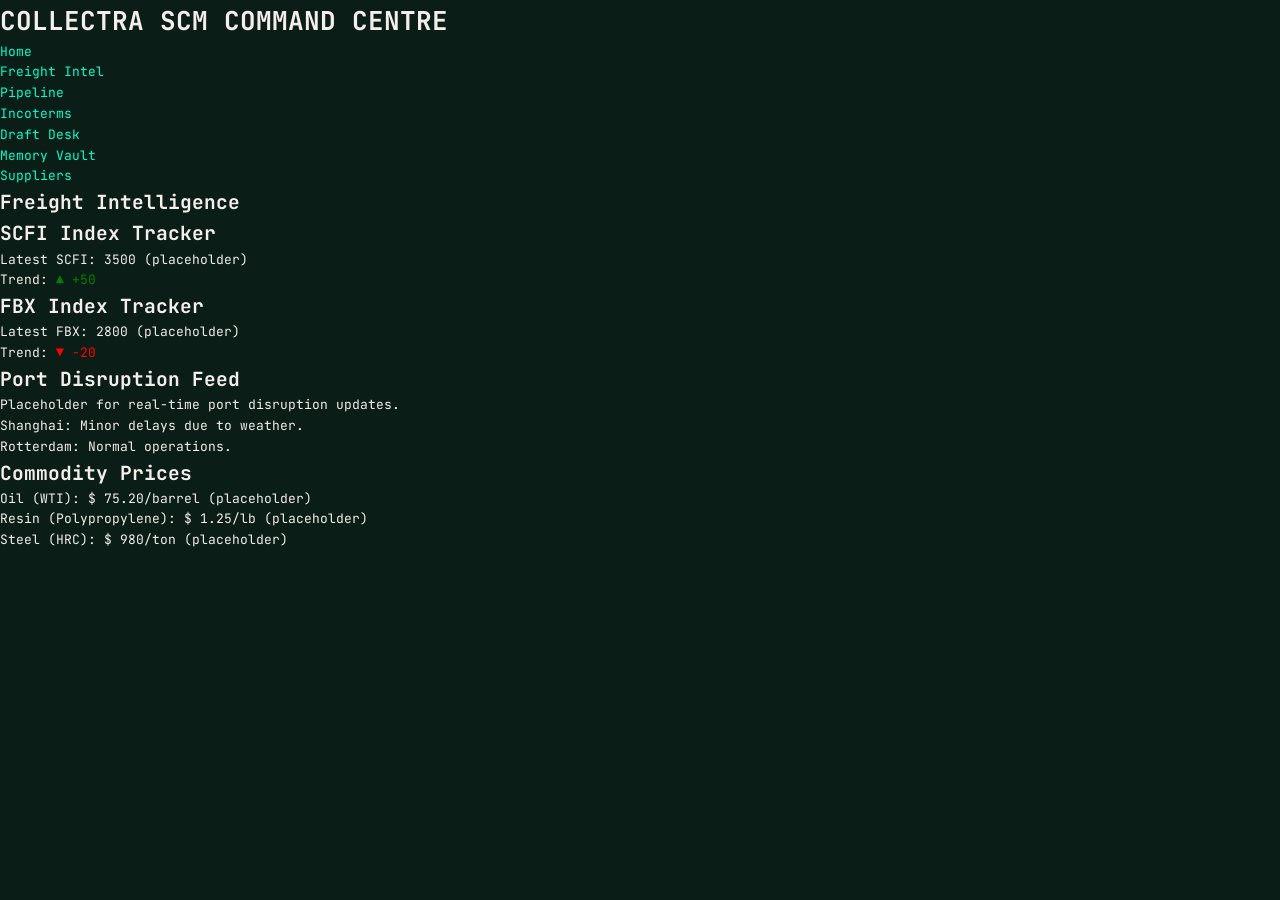
<file: freight_intel.html>
<!DOCTYPE html>
<html lang="en">
<head>
    <meta charset="UTF-8">
    <meta name="viewport" content="width=device-width, initial-scale=1.0">
    <title>COLLECTRA SCM COMMAND CENTRE - Freight Intel</title>
    <link rel="stylesheet" href="style.css">
    <link href="https://fonts.googleapis.com/css2?family=Bebas+Neue&display=swap" rel="stylesheet">
</head>
<body>
    <header>
        <h1>COLLECTRA SCM COMMAND CENTRE</h1>
        <nav>
            <ul>
                <li><a href="index.html">Home</a></li>
                <li><a href="freight_intel.html">Freight Intel</a></li>
                <li><a href="pipeline.html">Pipeline</a></li>
                <li><a href="incoterms.html">Incoterms</a></li>
                <li><a href="draft_desk.html">Draft Desk</a></li>
                <li><a href="memory_vault.html">Memory Vault</a></li>
                <li><a href="suppliers.html">Suppliers</a></li>
            </ul>
        </nav>
    </header>

    <main>
        <h2>Freight Intelligence</h2>
        <div class="dashboard-grid">
            <div class="card">
                <h2>SCFI Index Tracker</h2>
                <p>Latest SCFI: <span id="scfi-value">3500</span> (placeholder)</p>
                <p>Trend: <span style="color: green;">▲ +50</span></p>
            </div>
            <div class="card">
                <h2>FBX Index Tracker</h2>
                <p>Latest FBX: <span id="fbx-value">2800</span> (placeholder)</p>
                <p>Trend: <span style="color: red;">▼ -20</span></p>
            </div>
            <div class="card">
                <h2>Port Disruption Feed</h2>
                <p>Placeholder for real-time port disruption updates.</p>
                <ul>
                    <li>Shanghai: Minor delays due to weather.</li>
                    <li>Rotterdam: Normal operations.</li>
                </ul>
            </div>
            <div class="card">
                <h2>Commodity Prices</h2>
                <p>Oil (WTI): $ <span id="oil-price">75.20</span>/barrel (placeholder)</p>
                <p>Resin (Polypropylene): $ <span id="resin-price">1.25</span>/lb (placeholder)</p>
                <p>Steel (HRC): $ <span id="steel-price">980</span>/ton (placeholder)</p>
            </div>
        </div>
    </main>

    <script src="script.js"></script> <!-- Re-using script.js for general utilities if needed -->
</body>
</html>
</file>
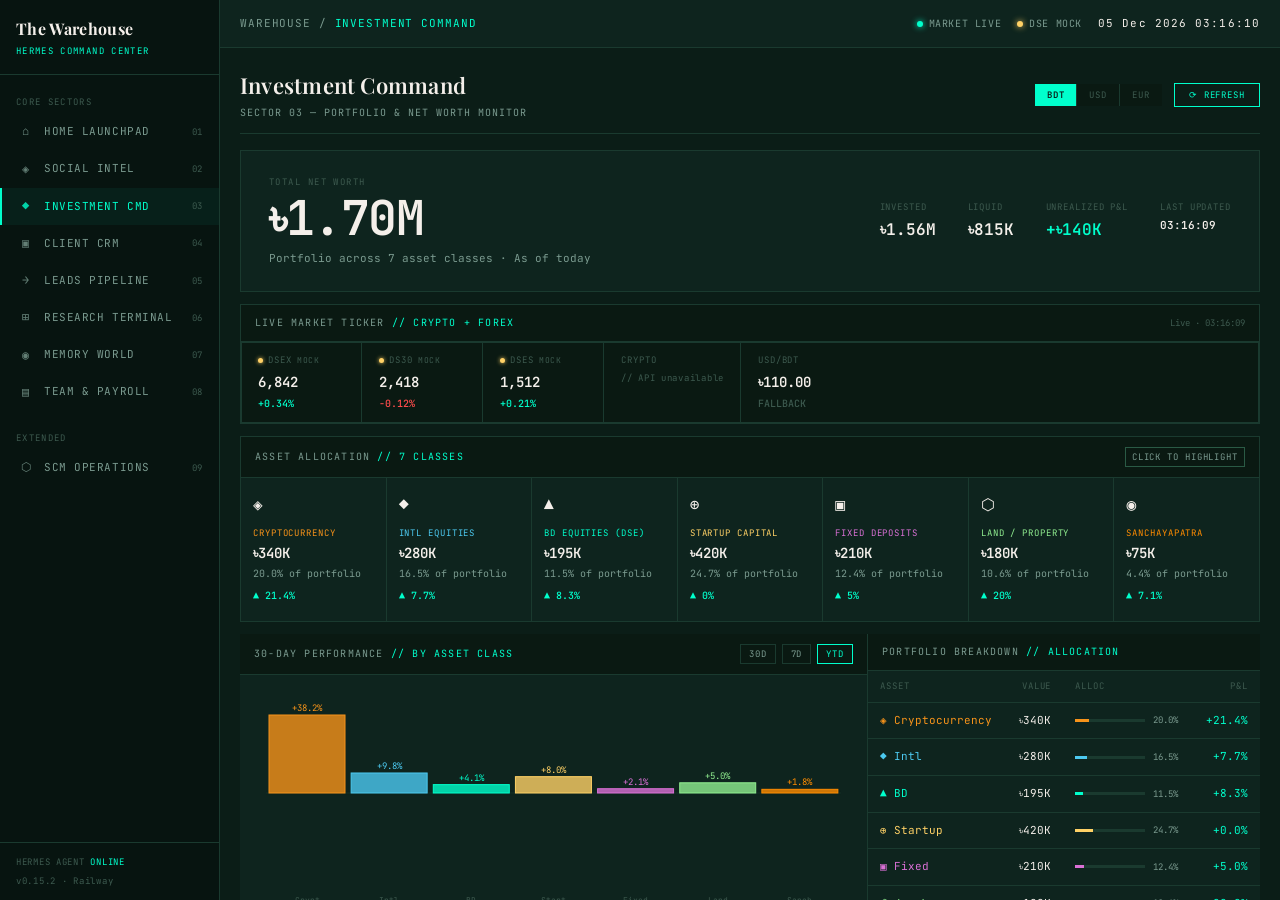
<file: investment.html>
<!DOCTYPE html>
<html lang="en">
<head>
  <meta charset="UTF-8" />
  <meta name="viewport" content="width=device-width, initial-scale=1.0" />
  <title>The Warehouse — Investment Command</title>
  <link rel="stylesheet" href="style.css" />
  <style>
    /* ══════════════════════════════════════════════════
       SECTOR 3 — INVESTMENT COMMAND
    ══════════════════════════════════════════════════ */

    /* ── CURRENCY TOGGLE ────────────────────────────── */
    .currency-toggle {
      display: flex;
      gap: 1px;
      background: var(--border-color);
    }
    .currency-btn {
      font-family: var(--font-mono);
      font-size: 9px;
      letter-spacing: 0.1em;
      padding: 5px 12px;
      border: none;
      background: var(--bg-panel-alt);
      color: var(--text-dim);
      cursor: pointer;
      transition: all 0.12s;
      text-transform: uppercase;
    }
    .currency-btn.active {
      background: var(--accent-neon);
      color: var(--bg-main);
      font-weight: 600;
    }

    /* ── NET WORTH HERO ─────────────────────────────── */
    .networth-hero {
      background: var(--bg-panel);
      border: var(--panel-border);
      padding: 24px 28px;
      display: flex;
      align-items: center;
      justify-content: space-between;
      gap: 20px;
    }
    .networth-main { display: flex; flex-direction: column; gap: 4px; }
    .networth-label {
      font-size: 9px;
      letter-spacing: 0.16em;
      text-transform: uppercase;
      color: var(--text-dim);
    }
    .networth-value {
      font-family: var(--font-mono);
      font-size: 48px;
      font-weight: 600;
      color: var(--text-primary);
      letter-spacing: -0.03em;
      line-height: 1;
      transition: all 0.3s ease;
    }
    .networth-sub {
      font-size: 11px;
      color: var(--text-muted);
      margin-top: 4px;
    }
    .networth-stats {
      display: flex;
      gap: 32px;
    }
    .networth-stat { display: flex; flex-direction: column; gap: 3px; }
    .networth-stat-label {
      font-size: 9px;
      color: var(--text-dim);
      letter-spacing: 0.1em;
      text-transform: uppercase;
    }
    .networth-stat-value {
      font-size: 16px;
      font-weight: 600;
      font-family: var(--font-mono);
      color: var(--text-primary);
    }

    /* ── ASSET GRID ─────────────────────────────────── */
    .asset-grid {
      display: grid;
      grid-template-columns: repeat(7, 1fr);
      gap: 1px;
      background: var(--border-color);
    }
    .asset-block {
      background: var(--bg-panel);
      padding: 14px 12px;
      display: flex;
      flex-direction: column;
      gap: 6px;
      cursor: pointer;
      transition: background 0.12s;
      border-bottom: 3px solid transparent;
    }
    .asset-block:hover { background: rgba(0,255,204,0.03); }
    .asset-block.selected { border-bottom-color: var(--accent-neon); }
    .asset-icon {
      font-size: 16px;
      margin-bottom: 2px;
    }
    .asset-name {
      font-size: 9px;
      letter-spacing: 0.1em;
      text-transform: uppercase;
      color: var(--text-dim);
    }
    .asset-value {
      font-size: 14px;
      font-weight: 600;
      font-family: var(--font-mono);
      color: var(--text-primary);
      line-height: 1;
    }
    .asset-pct {
      font-size: 10px;
      color: var(--text-muted);
    }
    .asset-delta {
      font-size: 10px;
      font-weight: 500;
    }
    .asset-delta.up   { color: var(--accent-neon); }
    .asset-delta.down { color: var(--accent-red); }
    .asset-delta.flat { color: var(--text-dim); }

    /* ── LIVE TICKER ────────────────────────────────── */
    .ticker-strip {
      background: var(--bg-panel-alt);
      border: var(--panel-border);
      display: flex;
      align-items: stretch;
      gap: 1px;
      overflow-x: auto;
    }
    .ticker-item {
      display: flex;
      flex-direction: column;
      gap: 3px;
      padding: 10px 16px;
      border-right: 1px solid var(--border-color);
      min-width: 120px;
      flex-shrink: 0;
    }
    .ticker-item:last-child { border-right: none; }
    .ticker-symbol {
      font-size: 9px;
      letter-spacing: 0.1em;
      text-transform: uppercase;
      color: var(--text-dim);
      display: flex;
      align-items: center;
      gap: 5px;
    }
    .ticker-live-dot {
      width: 5px;
      height: 5px;
      border-radius: 50%;
      background: var(--accent-neon);
      animation: pulse 2s infinite;
    }
    .ticker-price {
      font-size: 14px;
      font-weight: 600;
      font-family: var(--font-mono);
      color: var(--text-primary);
    }
    .ticker-chg {
      font-size: 10px;
      font-weight: 500;
    }
    .ticker-chg.up   { color: var(--accent-neon); }
    .ticker-chg.down { color: var(--accent-red); }
    .ticker-chg.flat { color: var(--text-dim); }
    .ticker-loading {
      font-size: 9px;
      color: var(--text-dim);
      letter-spacing: 0.08em;
      animation: pulse 1.5s infinite;
    }

    /* ── CHARTS PANEL ───────────────────────────────── */
    .charts-layout {
      display: grid;
      grid-template-columns: 1.6fr 1fr;
      gap: 1px;
      background: var(--border-color);
    }

    .chart-panel {
      background: var(--bg-panel);
      display: flex;
      flex-direction: column;
    }
    .chart-canvas-wrap {
      padding: 16px;
      flex: 1;
      position: relative;
    }
    canvas.chart-canvas {
      width: 100%;
      display: block;
    }

    /* ── CHART LEGEND ───────────────────────────────── */
    .chart-legend {
      display: flex;
      flex-wrap: wrap;
      gap: 10px;
      padding: 0 16px 12px;
    }
    .legend-item {
      display: flex;
      align-items: center;
      gap: 5px;
      font-size: 9px;
      color: var(--text-muted);
      letter-spacing: 0.06em;
      cursor: pointer;
    }
    .legend-dot {
      width: 8px;
      height: 8px;
      flex-shrink: 0;
    }

    /* ── PORTFOLIO TABLE ────────────────────────────── */
    .port-table { width: 100%; border-collapse: collapse; }
    .port-table th {
      font-size: 9px; letter-spacing: 0.1em; text-transform: uppercase;
      color: var(--text-dim); padding: 8px 12px;
      border-bottom: var(--panel-border); text-align: left; font-weight: 400;
    }
    .port-table td {
      font-size: 11px; color: var(--text-primary);
      padding: 9px 12px; border-bottom: 1px solid var(--border-color);
    }
    .port-table tr:last-child td { border-bottom: none; }
    .port-table tr:hover td { background: rgba(0,255,204,0.02); }
    .port-alloc-bar {
      display: flex;
      align-items: center;
      gap: 8px;
    }
    .port-alloc-track {
      width: 70px;
      height: 3px;
      background: var(--border-color);
      position: relative;
      display: inline-block;
    }
    .port-alloc-fill {
      position: absolute;
      left: 0; top: 0; height: 100%;
    }

    @media (max-width: 1100px) {
      .asset-grid { grid-template-columns: repeat(4,1fr); }
      .charts-layout { grid-template-columns: 1fr; }
    }
    @media (max-width: 700px) {
      .asset-grid { grid-template-columns: repeat(2,1fr); }
      .networth-stats { flex-wrap: wrap; gap: 16px; }
      .networth-value { font-size: 32px; }
    }
  </style>
</head>
<body>
<div class="app-shell">

  <!-- SIDEBAR -->
  <aside class="sidebar">
    <div class="sidebar-logo">
      <div class="sidebar-logo-title">The Warehouse</div>
      <div class="sidebar-logo-sub">Hermes Command Center</div>
    </div>
    <nav class="sidebar-nav">
      <div class="nav-section-label">Core Sectors</div>
      <a class="nav-item" href="index.html"><span class="nav-icon">⌂</span> Home Launchpad<span class="nav-index">01</span></a>
      <a class="nav-item" href="social_intel.html"><span class="nav-icon">◈</span> Social Intel<span class="nav-index">02</span></a>
      <a class="nav-item" href="investment.html"><span class="nav-icon">◆</span> Investment Cmd<span class="nav-index">03</span></a>
      <a class="nav-item" href="crm.html"><span class="nav-icon">▣</span> Client CRM<span class="nav-index">04</span></a>
      <a class="nav-item" href="pipeline.html"><span class="nav-icon">→</span> Leads Pipeline<span class="nav-index">05</span></a>
      <a class="nav-item" href="research.html"><span class="nav-icon">⊞</span> Research Terminal<span class="nav-index">06</span></a>
      <a class="nav-item" href="memory_vault.html"><span class="nav-icon">◉</span> Memory World<span class="nav-index">07</span></a>
      <a class="nav-item" href="team_payroll.html"><span class="nav-icon">▤</span> Team & Payroll<span class="nav-index">08</span></a>
      <div class="nav-section-label" style="margin-top:8px;">Extended</div>
      <a class="nav-item" href="scm_ops.html"><span class="nav-icon">⬡</span> SCM Operations<span class="nav-index">09</span></a>
    </nav>
    <div class="sidebar-footer">
      <div class="sidebar-footer-text">HERMES AGENT <span>ONLINE</span></div>
      <div class="sidebar-footer-text" style="margin-top:4px;">v0.15.2 · Railway</div>
    </div>
  </aside>

  <!-- TOPBAR -->
  <header class="topbar">
    <div class="topbar-left">
      <div class="topbar-breadcrumb">WAREHOUSE / <span>INVESTMENT COMMAND</span></div>
    </div>
    <div class="topbar-right">
      <div class="status-pill"><div class="status-dot" id="market-status-dot"></div><span id="market-status-label">MARKET LIVE</span></div>
      <div class="status-pill"><div class="status-dot warn"></div>DSE MOCK</div>
      <div class="topbar-clock" id="topbar-clock">--:--:--</div>
    </div>
  </header>

  <!-- MAIN -->
  <main class="main-content" style="gap:12px;">

    <!-- SECTOR HEADER -->
    <div class="sector-header">
      <div>
        <div class="sector-title">Investment Command</div>
        <div class="sector-subtitle">Sector 03 — Portfolio & Net Worth Monitor</div>
      </div>
      <div class="sector-meta">
        <div class="currency-toggle">
          <button class="currency-btn active" onclick="setCurrency('BDT',this)">BDT</button>
          <button class="currency-btn" onclick="setCurrency('USD',this)">USD</button>
          <button class="currency-btn" onclick="setCurrency('EUR',this)">EUR</button>
        </div>
        <button class="btn btn-primary" onclick="refreshAll()" style="padding:5px 14px;font-size:9px;">⟳ REFRESH</button>
      </div>
    </div>

    <!-- NET WORTH HERO -->
    <div class="networth-hero">
      <div class="networth-main">
        <div class="networth-label">Total Net Worth</div>
        <div class="networth-value" id="networth-display">—</div>
        <div class="networth-sub" id="networth-sub">Loading market data...</div>
      </div>
      <div class="networth-stats">
        <div class="networth-stat">
          <div class="networth-stat-label">Invested</div>
          <div class="networth-stat-value" id="stat-invested">—</div>
        </div>
        <div class="networth-stat">
          <div class="networth-stat-label">Liquid</div>
          <div class="networth-stat-value" id="stat-liquid">—</div>
        </div>
        <div class="networth-stat">
          <div class="networth-stat-label">Unrealized P&L</div>
          <div class="networth-stat-value" id="stat-pnl">—</div>
        </div>
        <div class="networth-stat">
          <div class="networth-stat-label">Last Updated</div>
          <div class="networth-stat-value" id="stat-updated" style="font-size:11px;">—</div>
        </div>
      </div>
    </div>

    <!-- LIVE TICKER -->
    <div class="panel">
      <div class="panel-header">
        <div class="panel-title">Live Market Ticker <span class="panel-title-accent">// Crypto + Forex</span></div>
        <span class="last-updated" id="ticker-timestamp" style="font-size:9px;color:var(--text-dim);">Fetching...</span>
      </div>
      <div class="ticker-strip" id="ticker-strip">
        <div class="ticker-item"><div class="ticker-loading">// Loading market data</div></div>
      </div>
    </div>

    <!-- ASSET ALLOCATION GRID -->
    <div class="panel">
      <div class="panel-header">
        <div class="panel-title">Asset Allocation <span class="panel-title-accent">// 7 Classes</span></div>
        <span class="badge badge-muted">CLICK TO HIGHLIGHT</span>
      </div>
      <div class="asset-grid" id="asset-grid">
        <!-- populated by JS -->
      </div>
    </div>

    <!-- CHARTS -->
    <div class="charts-layout">
      <!-- Bar chart: 30-day performance -->
      <div class="chart-panel">
        <div class="panel-header">
          <div class="panel-title">30-Day Performance <span class="panel-title-accent">// By Asset Class</span></div>
          <div style="display:flex;gap:6px;">
            <button class="btn" style="font-size:9px;padding:3px 8px;" onclick="setChartMode('30d',this)">30D</button>
            <button class="btn" style="font-size:9px;padding:3px 8px;" onclick="setChartMode('7d',this)">7D</button>
            <button class="btn btn-primary" style="font-size:9px;padding:3px 8px;" onclick="setChartMode('ytd',this)">YTD</button>
          </div>
        </div>
        <div class="chart-canvas-wrap">
          <canvas class="chart-canvas" id="bar-chart" height="220"></canvas>
        </div>
        <div class="chart-legend" id="bar-legend"></div>
      </div>

      <!-- Portfolio breakdown table -->
      <div class="chart-panel">
        <div class="panel-header">
          <div class="panel-title">Portfolio Breakdown <span class="panel-title-accent">// Allocation</span></div>
        </div>
        <div style="padding:0 0 8px;">
          <table class="port-table" id="port-table">
            <!-- populated by JS -->
          </table>
        </div>
        <!-- Donut-style ring chart -->
        <div class="chart-canvas-wrap" style="padding:8px 16px 16px;">
          <canvas class="chart-canvas" id="donut-chart" height="160"></canvas>
        </div>
      </div>
    </div>

  </main>
</div>

<script src="script.js"></script>
<script>
'use strict';

// ══════════════════════════════════════════════════════════
// PORTFOLIO DATA (BDT base values)
// ══════════════════════════════════════════════════════════
const PORTFOLIO = [
  { id:'crypto',   name:'Cryptocurrency',     icon:'◈', color:'#F7931A', value:340000,  cost:280000,  liquid:true  },
  { id:'intleq',   name:'Intl Equities',       icon:'◆', color:'#4CC9F0', value:280000,  cost:260000,  liquid:true  },
  { id:'bdeq',     name:'BD Equities (DSE)',   icon:'▲', color:'#00FFCC', value:195000,  cost:180000,  liquid:true  },
  { id:'startup',  name:'Startup Capital',     icon:'⊕', color:'#FFD166', value:420000,  cost:420000,  liquid:false },
  { id:'fd',       name:'Fixed Deposits',      icon:'▣', color:'#DA70D6', value:210000,  cost:200000,  liquid:false },
  { id:'land',     name:'Land / Property',     icon:'⬡', color:'#90EE90', value:180000,  cost:150000,  liquid:false },
  { id:'sanch',    name:'Sanchayapatra',       icon:'◉', color:'#FF8C00', value:75000,   cost:70000,   liquid:false },
];

const TOTAL_BDT = PORTFOLIO.reduce((s,a) => s + a.value, 0);
const TOTAL_COST= PORTFOLIO.reduce((s,a) => s + a.cost, 0);
const TOTAL_LIQUID = PORTFOLIO.filter(a=>a.liquid).reduce((s,a) => s+a.value, 0);
const TOTAL_PNL = TOTAL_BDT - TOTAL_COST;

// Performance mock data (% delta per period)
const PERF_DATA = {
  '7d':  { crypto:+4.2,  intleq:+1.1,  bdeq:+0.8,  startup:0,    fd:+0.1, land:0,    sanch:+0.1 },
  '30d': { crypto:+12.4, intleq:+3.2,  bdeq:-1.4,  startup:0,    fd:+0.4, land:+1.2, sanch:+0.3 },
  'ytd': { crypto:+38.2, intleq:+9.8,  bdeq:+4.1,  startup:+8.0, fd:+2.1, land:+5.0, sanch:+1.8 },
};

// Exchange rates (will be updated from API)
let FX = { BDT: 1, USD: 0.0091, EUR: 0.0083 };
let currentCurrency = 'BDT';
let currentChartMode = 'ytd';
let selectedAsset = null;

// ══════════════════════════════════════════════════════════
// FORMATTING
// ══════════════════════════════════════════════════════════
const SYMBOLS = { BDT: '৳', USD: '$', EUR: '€' };

function fmtVal(bdt) {
  const v = bdt * FX[currentCurrency];
  const sym = SYMBOLS[currentCurrency];
  if (v >= 1000000) return sym + (v/1000000).toFixed(2) + 'M';
  if (v >= 1000)    return sym + Math.round(v/1000) + 'K';
  return sym + Math.round(v).toLocaleString();
}

// ══════════════════════════════════════════════════════════
// LIVE MARKET DATA — COINGECKO + FRANKFURTER
// ══════════════════════════════════════════════════════════
let liveMarket = {};

async function fetchCrypto() {
  try {
    const res = await fetch(
      'https://api.coingecko.com/api/v3/simple/price?ids=bitcoin,ethereum,binancecoin,solana&vs_currencies=usd,bdt&include_24hr_change=true',
      { signal: AbortSignal.timeout(8000) }
    );
    const data = await res.json();
    liveMarket.crypto = data;
    return data;
  } catch(e) {
    console.warn('CoinGecko fetch failed:', e.message);
    return null;
  }
}

async function fetchForex() {
  try {
    const res = await fetch(
      'https://api.frankfurter.app/latest?from=USD&to=BDT,EUR,GBP,JPY',
      { signal: AbortSignal.timeout(8000) }
    );
    const data = await res.json();
    if (data.rates) {
      FX.USD = 1 / data.rates.BDT;
      FX.EUR = data.rates.EUR / data.rates.BDT;
      liveMarket.forex = data.rates;
    }
    return data;
  } catch(e) {
    console.warn('Frankfurter fetch failed:', e.message);
    return null;
  }
}

async function refreshAll() {
  document.getElementById('ticker-timestamp').textContent = 'Fetching...';
  document.getElementById('market-status-dot').className = 'status-dot warn';
  document.getElementById('market-status-label').textContent = 'FETCHING...';

  const [crypto, forex] = await Promise.all([fetchCrypto(), fetchForex()]);

  renderTicker(crypto, forex);
  renderNetWorth();
  renderAssetGrid();
  renderPortTable();
  drawBarChart();
  drawDonutChart();

  const now = new Date().toLocaleTimeString('en-GB');
  document.getElementById('ticker-timestamp').textContent = 'Live · ' + now;
  document.getElementById('stat-updated').textContent = now;
  document.getElementById('market-status-dot').className = 'status-dot';
  document.getElementById('market-status-label').textContent = 'MARKET LIVE';
}

// ══════════════════════════════════════════════════════════
// TICKER STRIP
// ══════════════════════════════════════════════════════════
function renderTicker(crypto, forex) {
  const strip = document.getElementById('ticker-strip');
  let html = '';

  // DSE (mock — no free API)
  const dseMock = [
    { sym:'DSEX',  price:'6,842', chg:'+0.34%', up:true },
    { sym:'DS30',  price:'2,418', chg:'-0.12%', up:false },
    { sym:'DSES',  price:'1,512', chg:'+0.21%', up:true },
  ];
  dseMock.forEach(d => {
    html += `<div class="ticker-item">
      <div class="ticker-symbol"><div class="ticker-live-dot" style="background:var(--accent-warm);box-shadow:0 0 4px var(--accent-warm);"></div>${d.sym} <span style="font-size:8px;color:var(--text-dim);">MOCK</span></div>
      <div class="ticker-price">${d.price}</div>
      <div class="ticker-chg ${d.up?'up':'down'}">${d.chg}</div>
    </div>`;
  });

  // Crypto (live)
  if (crypto) {
    const coins = [
      { id:'bitcoin',     sym:'BTC', label:'Bitcoin' },
      { id:'ethereum',    sym:'ETH', label:'Ethereum' },
      { id:'binancecoin', sym:'BNB', label:'BNB' },
      { id:'solana',      sym:'SOL', label:'Solana' },
    ];
    coins.forEach(c => {
      const d = crypto[c.id];
      if (!d) return;
      const price = d.usd >= 1000
        ? '$' + d.usd.toLocaleString('en-US', {maximumFractionDigits:0})
        : '$' + d.usd.toFixed(2);
      const chg = d.usd_24h_change;
      const chgStr = (chg >= 0 ? '+' : '') + chg.toFixed(2) + '%';
      html += `<div class="ticker-item">
        <div class="ticker-symbol"><div class="ticker-live-dot"></div>${c.sym}</div>
        <div class="ticker-price">${price}</div>
        <div class="ticker-chg ${chg>=0?'up':'down'}">${chgStr} 24h</div>
      </div>`;
    });
  } else {
    html += `<div class="ticker-item"><div class="ticker-symbol">CRYPTO</div><div class="ticker-loading">// API unavailable</div></div>`;
  }

  // Forex (live)
  if (forex && forex.rates) {
    const rates = forex.rates;
    const pairs = [
      { sym:'USD/BDT', val: rates.BDT.toFixed(2), base: 'USD' },
      { sym:'EUR/BDT', val: (rates.BDT / rates.EUR).toFixed(2), base: 'EUR' },
      { sym:'GBP/BDT', val: (rates.BDT / rates.GBP).toFixed(2), base: 'GBP' },
    ];
    pairs.forEach(p => {
      html += `<div class="ticker-item">
        <div class="ticker-symbol"><div class="ticker-live-dot"></div>${p.sym}</div>
        <div class="ticker-price">৳${p.val}</div>
        <div class="ticker-chg flat">LIVE</div>
      </div>`;
    });
  } else {
    // Fallback
    html += `<div class="ticker-item">
      <div class="ticker-symbol">USD/BDT</div>
      <div class="ticker-price">৳110.00</div>
      <div class="ticker-chg flat">FALLBACK</div>
    </div>`;
  }

  strip.innerHTML = html;
}

// ══════════════════════════════════════════════════════════
// NET WORTH
// ══════════════════════════════════════════════════════════
function renderNetWorth() {
  document.getElementById('networth-display').textContent = fmtVal(TOTAL_BDT);
  document.getElementById('networth-sub').textContent =
    `Portfolio across ${PORTFOLIO.length} asset classes · As of today`;
  document.getElementById('stat-invested').textContent = fmtVal(TOTAL_COST);
  document.getElementById('stat-liquid').textContent   = fmtVal(TOTAL_LIQUID);
  const pnl = TOTAL_PNL;
  const pnlEl = document.getElementById('stat-pnl');
  pnlEl.textContent = (pnl >= 0 ? '+' : '') + fmtVal(Math.abs(pnl));
  pnlEl.style.color = pnl >= 0 ? 'var(--accent-neon)' : 'var(--accent-red)';
}

// ══════════════════════════════════════════════════════════
// ASSET GRID
// ══════════════════════════════════════════════════════════
function renderAssetGrid() {
  const grid = document.getElementById('asset-grid');
  grid.innerHTML = '';
  PORTFOLIO.forEach(a => {
    const pct = ((a.value / TOTAL_BDT) * 100).toFixed(1);
    const pnl = a.value - a.cost;
    const pnlPct = ((pnl / a.cost) * 100).toFixed(1);
    const isUp = pnl >= 0;
    const isSelected = selectedAsset === a.id;
    grid.innerHTML += `
      <div class="asset-block ${isSelected ? 'selected' : ''}" onclick="selectAsset('${a.id}')"
           style="border-bottom-color:${isSelected ? a.color : 'transparent'};">
        <div class="asset-icon">${a.icon}</div>
        <div class="asset-name" style="color:${a.color};">${a.name}</div>
        <div class="asset-value">${fmtVal(a.value)}</div>
        <div class="asset-pct">${pct}% of portfolio</div>
        <div class="asset-delta ${isUp ? 'up' : 'down'}">
          ${isUp ? '▲' : '▼'} ${Math.abs(pnlPct)}%
        </div>
      </div>`;
  });
}

function selectAsset(id) {
  selectedAsset = selectedAsset === id ? null : id;
  renderAssetGrid();
}

// ══════════════════════════════════════════════════════════
// PORTFOLIO TABLE
// ══════════════════════════════════════════════════════════
function renderPortTable() {
  const table = document.getElementById('port-table');
  const rows = PORTFOLIO.map(a => {
    const pct = ((a.value / TOTAL_BDT) * 100).toFixed(1);
    const pnl = a.value - a.cost;
    const pnlPct = ((pnl / a.cost) * 100).toFixed(1);
    const isUp = pnl >= 0;
    return `<tr>
      <td style="color:${a.color};">${a.icon} ${a.name.split(' ')[0]}</td>
      <td style="text-align:right;">${fmtVal(a.value)}</td>
      <td>
        <div class="port-alloc-bar">
          <div class="port-alloc-track">
            <div class="port-alloc-fill" style="width:${pct}%;background:${a.color};"></div>
          </div>
          <span style="font-size:9px;color:var(--text-muted);">${pct}%</span>
        </div>
      </td>
      <td style="color:${isUp?'var(--accent-neon)':'var(--accent-red)'};text-align:right;">
        ${isUp?'+':''}${pnlPct}%
      </td>
    </tr>`;
  }).join('');

  table.innerHTML = `
    <thead>
      <tr>
        <th>Asset</th>
        <th style="text-align:right;">Value</th>
        <th>Alloc</th>
        <th style="text-align:right;">P&L</th>
      </tr>
    </thead>
    <tbody>${rows}</tbody>`;
}

// ══════════════════════════════════════════════════════════
// BAR CHART — Canvas drawn
// ══════════════════════════════════════════════════════════
function setChartMode(mode, btn) {
  currentChartMode = mode;
  document.querySelectorAll('.chart-panel .btn').forEach(b => b.classList.remove('btn-primary'));
  if (btn) btn.classList.add('btn-primary');
  drawBarChart();
}

function drawBarChart() {
  const canvas = document.getElementById('bar-chart');
  if (!canvas) return;
  const ctx = canvas.getContext('2d');
  const W = canvas.offsetWidth || 500;
  const H = 220;
  canvas.width = W;
  canvas.height = H;
  ctx.clearRect(0, 0, W, H);

  const perf = PERF_DATA[currentChartMode];
  const assets = PORTFOLIO;
  const vals = assets.map(a => perf[a.id] || 0);
  const maxAbs = Math.max(...vals.map(Math.abs), 1);
  const pad = { top: 20, bottom: 36, left: 10, right: 10 };
  const chartH = H - pad.top - pad.bottom;
  const barW = Math.floor((W - pad.left - pad.right) / assets.length) - 6;
  const zero = pad.top + chartH / 2;

  // Zero line
  ctx.beginPath();
  ctx.moveTo(pad.left, zero);
  ctx.lineTo(W - pad.right, zero);
  ctx.strokeStyle = '#1A3A2F';
  ctx.lineWidth = 1;
  ctx.stroke();

  // Grid lines
  [-1, -0.5, 0.5, 1].forEach(f => {
    const y = zero - (f / maxAbs) * (chartH / 2);
    ctx.beginPath();
    ctx.moveTo(pad.left, y);
    ctx.lineTo(W - pad.right, y);
    ctx.strokeStyle = '#0E241E';
    ctx.lineWidth = 1;
    ctx.stroke();
  });

  assets.forEach((a, i) => {
    const v = vals[i];
    const x = pad.left + i * ((W - pad.left - pad.right) / assets.length) + 3;
    const barH = Math.abs(v / maxAbs) * (chartH / 2 - 4);
    const y = v >= 0 ? zero - barH : zero;

    // Bar
    ctx.fillStyle = v >= 0 ? a.color + 'CC' : '#FF4C4C88';
    ctx.fillRect(x, v >= 0 ? y : zero, barW, v >= 0 ? barH : barH);

    // Border top/bottom
    ctx.strokeStyle = v >= 0 ? a.color : '#FF4C4C';
    ctx.lineWidth = 1;
    ctx.strokeRect(x, v >= 0 ? y : zero, barW, barH);

    // Value label
    ctx.fillStyle = v >= 0 ? a.color : '#FF4C4C';
    ctx.font = '9px JetBrains Mono, monospace';
    ctx.textAlign = 'center';
    const label = (v >= 0 ? '+' : '') + v.toFixed(1) + '%';
    ctx.fillText(label, x + barW / 2, v >= 0 ? y - 4 : zero + barH + 12);

    // X label
    ctx.fillStyle = '#3D5A4F';
    ctx.font = '8px JetBrains Mono, monospace';
    ctx.fillText(a.name.split(' ')[0].substring(0,5), x + barW / 2, H - 8);
  });

  // Legend
  const legend = document.getElementById('bar-legend');
  legend.innerHTML = assets.map(a =>
    `<div class="legend-item">
      <div class="legend-dot" style="background:${a.color};"></div>
      <span>${a.name}</span>
    </div>`
  ).join('');
}

// ══════════════════════════════════════════════════════════
// DONUT CHART — Canvas drawn
// ══════════════════════════════════════════════════════════
function drawDonutChart() {
  const canvas = document.getElementById('donut-chart');
  if (!canvas) return;
  const ctx = canvas.getContext('2d');
  const W = canvas.offsetWidth || 300;
  const H = 160;
  canvas.width = W;
  canvas.height = H;
  ctx.clearRect(0, 0, W, H);

  const cx = W / 2, cy = H / 2;
  const outerR = Math.min(cx, cy) - 8;
  const innerR = outerR * 0.58;
  let startAngle = -Math.PI / 2;

  PORTFOLIO.forEach(a => {
    const slice = (a.value / TOTAL_BDT) * Math.PI * 2;
    ctx.beginPath();
    ctx.moveTo(cx, cy);
    ctx.arc(cx, cy, outerR, startAngle, startAngle + slice);
    ctx.closePath();
    ctx.fillStyle = a.color + 'BB';
    ctx.fill();
    ctx.strokeStyle = '#0B1D17';
    ctx.lineWidth = 2;
    ctx.stroke();
    startAngle += slice;
  });

  // Inner hole
  ctx.beginPath();
  ctx.arc(cx, cy, innerR, 0, Math.PI * 2);
  ctx.fillStyle = '#0E241E';
  ctx.fill();

  // Center text
  ctx.fillStyle = '#F4EFEA';
  ctx.font = `bold 13px JetBrains Mono, monospace`;
  ctx.textAlign = 'center';
  ctx.textBaseline = 'middle';
  ctx.fillText(fmtVal(TOTAL_BDT), cx, cy - 7);
  ctx.fillStyle = '#7A9A8F';
  ctx.font = '8px JetBrains Mono, monospace';
  ctx.fillText('TOTAL PORTFOLIO', cx, cy + 10);
}

// ══════════════════════════════════════════════════════════
// CURRENCY SWITCH
// ══════════════════════════════════════════════════════════
function setCurrency(cur, btn) {
  currentCurrency = cur;
  document.querySelectorAll('.currency-btn').forEach(b => b.classList.remove('active'));
  btn.classList.add('active');
  renderNetWorth();
  renderAssetGrid();
  renderPortTable();
  drawDonutChart();
}

// ══════════════════════════════════════════════════════════
// INIT
// ══════════════════════════════════════════════════════════
document.addEventListener('DOMContentLoaded', async () => {
  // Render with mock first (instant)
  renderNetWorth();
  renderAssetGrid();
  renderPortTable();

  // Wait for layout then draw charts
  requestAnimationFrame(() => {
    drawBarChart();
    drawDonutChart();
  });

  // Then fetch live data
  await refreshAll();

  // Auto-refresh every 60s
  setInterval(refreshAll, 60000);
});

window.addEventListener('resize', () => {
  drawBarChart();
  drawDonutChart();
});
</script>
</body>
</html>
</file>
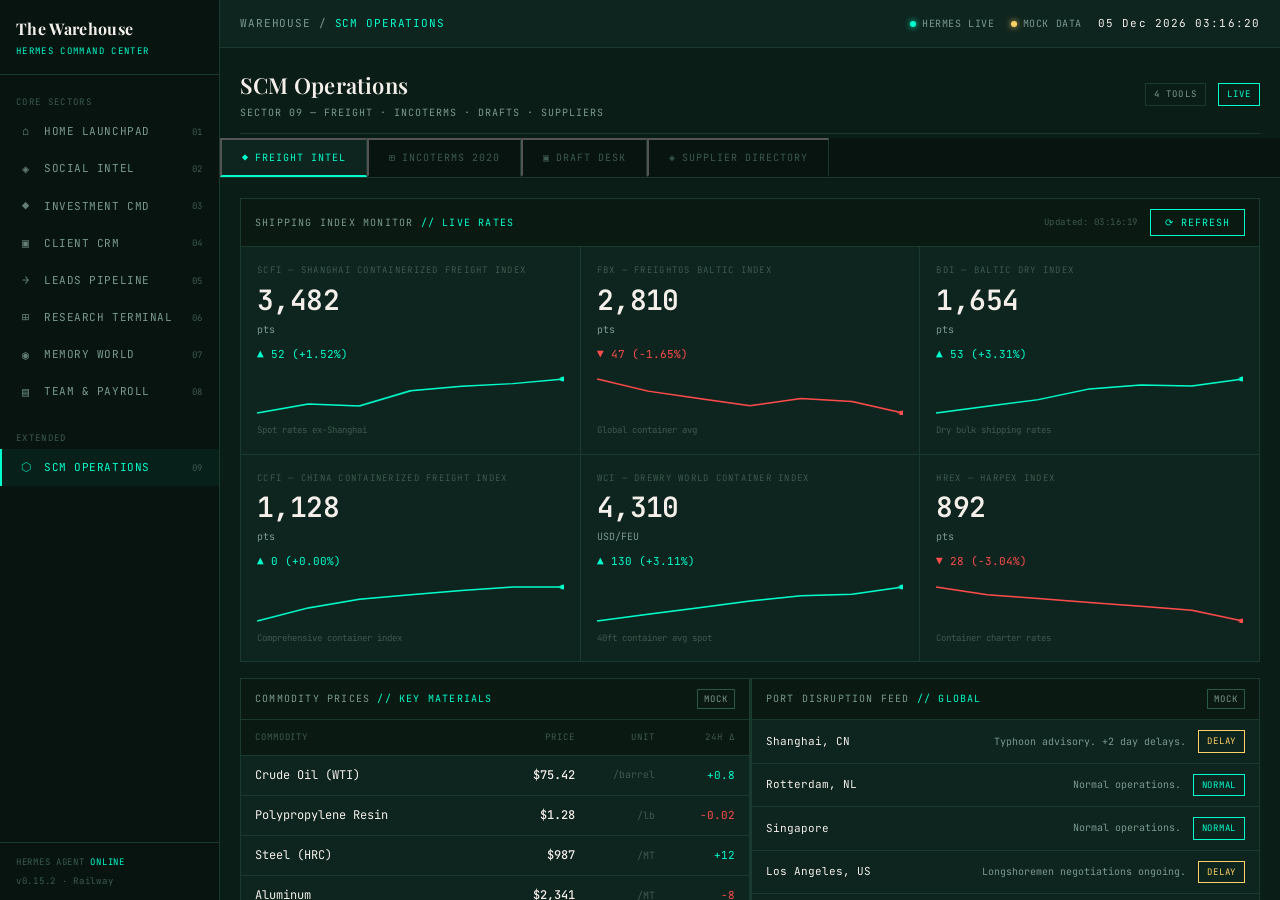
<file: scm_ops.html>
<!DOCTYPE html>
<html lang="en">
<head>
  <meta charset="UTF-8" />
  <meta name="viewport" content="width=device-width, initial-scale=1.0" />
  <title>The Warehouse — SCM Operations</title>
  <link rel="stylesheet" href="style.css" />
  <style>
    /* ── SCM-SPECIFIC OVERRIDES ─────────────────────────── */

    /* TAB SYSTEM */
    .scm-tabs {
      display: flex;
      border-bottom: var(--panel-border);
      background: var(--bg-sidebar);
      gap: 0;
    }
    .scm-tab {
      font-family: var(--font-mono);
      font-size: 10px;
      letter-spacing: 0.1em;
      text-transform: uppercase;
      padding: 11px 20px;
      color: var(--text-dim);
      cursor: pointer;
      border-right: var(--panel-border);
      border-bottom: 2px solid transparent;
      background: transparent;
      transition: all 0.15s ease;
      white-space: nowrap;
    }
    .scm-tab:hover { color: var(--text-muted); background: var(--bg-panel); }
    .scm-tab.active {
      color: var(--accent-neon);
      border-bottom-color: var(--accent-neon);
      background: var(--bg-panel);
    }
    .scm-tab-icon { margin-right: 6px; }

    .tab-panel { display: none; padding: 20px; flex-direction: column; gap: 16px; }
    .tab-panel.active { display: flex; }

    /* ── FREIGHT INTEL ──────────────────────────────────── */
    .freight-grid {
      display: grid;
      grid-template-columns: repeat(3, 1fr);
      gap: 1px;
      background: var(--border-color);
    }
    .freight-card {
      background: var(--bg-panel);
      padding: 16px;
      display: flex;
      flex-direction: column;
      gap: 8px;
    }
    .freight-card-label {
      font-size: 9px;
      letter-spacing: 0.14em;
      text-transform: uppercase;
      color: var(--text-dim);
    }
    .freight-card-value {
      font-size: 28px;
      font-weight: 600;
      color: var(--text-primary);
      letter-spacing: -0.02em;
      line-height: 1;
    }
    .freight-card-sub {
      font-size: 10px;
      color: var(--text-muted);
    }
    .freight-delta {
      font-size: 11px;
      display: flex;
      align-items: center;
      gap: 4px;
    }
    .freight-delta.up   { color: var(--accent-neon); }
    .freight-delta.down { color: var(--accent-red); }
    .freight-delta.flat { color: var(--text-muted); }

    /* Sparkline canvas */
    .sparkline { width: 100%; height: 40px; display: block; margin-top: 4px; }

    /* Commodity table */
    .commodity-row {
      display: grid;
      grid-template-columns: 1fr 120px 80px 80px;
      align-items: center;
      padding: 10px 14px;
      border-bottom: 1px solid var(--border-color);
      font-size: 12px;
    }
    .commodity-row:last-child { border-bottom: none; }
    .commodity-row:hover { background: rgba(0,255,204,0.03); }
    .commodity-name { color: var(--text-primary); }
    .commodity-price { color: var(--text-primary); font-weight: 500; text-align: right; }
    .commodity-unit  { color: var(--text-dim); font-size: 10px; text-align: right; }
    .commodity-chg   { text-align: right; font-size: 11px; }

    /* Port feed */
    .port-item {
      display: flex;
      align-items: center;
      justify-content: space-between;
      padding: 10px 14px;
      border-bottom: 1px solid var(--border-color);
      font-size: 11px;
    }
    .port-item:last-child { border-bottom: none; }
    .port-name { color: var(--text-primary); }
    .port-status { font-size: 9px; letter-spacing: 0.08em; text-transform: uppercase; padding: 3px 8px; border: 1px solid; }
    .port-status.normal   { border-color: var(--accent-neon); color: var(--accent-neon); }
    .port-status.delay    { border-color: var(--accent-warm); color: var(--accent-warm); }
    .port-status.critical { border-color: var(--accent-red); color: var(--accent-red); }
    .port-eta { color: var(--text-muted); font-size: 10px; }

    /* ── INCOTERMS ───────────────────────────────────────── */
    .inco-search-bar {
      display: flex;
      gap: 8px;
      align-items: center;
    }
    .inco-filter-btn {
      font-family: var(--font-mono);
      font-size: 9px;
      letter-spacing: 0.1em;
      text-transform: uppercase;
      padding: 6px 10px;
      border: var(--panel-border);
      background: transparent;
      color: var(--text-dim);
      cursor: pointer;
      white-space: nowrap;
      transition: all 0.15s;
    }
    .inco-filter-btn.active,
    .inco-filter-btn:hover {
      border-color: var(--accent-neon);
      color: var(--accent-neon);
    }

    .inco-grid {
      display: grid;
      grid-template-columns: repeat(3, 1fr);
      gap: 1px;
      background: var(--border-color);
    }
    .inco-card {
      background: var(--bg-panel);
      cursor: pointer;
      transition: background 0.12s;
    }
    .inco-card:hover { background: rgba(0,255,204,0.04); }
    .inco-card-header {
      display: flex;
      align-items: center;
      justify-content: space-between;
      padding: 12px 14px;
      border-bottom: 1px solid var(--border-color);
    }
    .inco-code {
      font-size: 18px;
      font-weight: 600;
      color: var(--accent-neon);
      font-family: var(--font-mono);
    }
    .inco-mode-tag {
      font-size: 8px;
      letter-spacing: 0.1em;
      text-transform: uppercase;
      padding: 2px 6px;
      border: 1px solid;
    }
    .inco-mode-tag.any  { border-color: var(--accent-blue); color: var(--accent-blue); }
    .inco-mode-tag.sea  { border-color: var(--accent-warm); color: var(--accent-warm); }
    .inco-card-body { padding: 12px 14px; }
    .inco-full-name {
      font-size: 11px;
      color: var(--text-primary);
      margin-bottom: 8px;
      font-weight: 500;
    }
    .inco-desc {
      font-size: 10px;
      color: var(--text-muted);
      line-height: 1.7;
      margin-bottom: 10px;
    }

    /* Risk transfer bar */
    .risk-bar-wrap { margin-top: 8px; }
    .risk-bar-labels {
      display: flex;
      justify-content: space-between;
      font-size: 8px;
      color: var(--text-dim);
      letter-spacing: 0.08em;
      text-transform: uppercase;
      margin-bottom: 4px;
    }
    .risk-bar-track {
      height: 4px;
      background: var(--border-color);
      position: relative;
    }
    .risk-bar-fill {
      position: absolute;
      left: 0; top: 0; height: 100%;
      background: linear-gradient(90deg, var(--accent-neon), var(--accent-warm));
    }
    .risk-bar-marker {
      position: absolute;
      top: -3px;
      width: 2px;
      height: 10px;
      background: var(--text-primary);
    }
    .risk-bar-tip {
      font-size: 8px;
      color: var(--text-dim);
      margin-top: 4px;
      letter-spacing: 0.06em;
    }

    /* Expanded detail modal */
    .inco-modal-overlay {
      display: none;
      position: fixed;
      inset: 0;
      background: rgba(7, 20, 16, 0.92);
      z-index: 500;
      align-items: center;
      justify-content: center;
    }
    .inco-modal-overlay.open { display: flex; }
    .inco-modal {
      background: var(--bg-panel);
      border: var(--panel-border);
      width: 560px;
      max-width: 95vw;
      max-height: 90vh;
      overflow-y: auto;
    }
    .inco-modal-header {
      display: flex;
      align-items: center;
      justify-content: space-between;
      padding: 14px 18px;
      border-bottom: var(--panel-border);
      background: var(--bg-panel-alt);
      position: sticky;
      top: 0;
    }
    .inco-modal-title { font-family: var(--font-header); font-size: 20px; color: var(--text-primary); }
    .inco-modal-body { padding: 18px; display: flex; flex-direction: column; gap: 14px; }
    .inco-detail-row { display: flex; flex-direction: column; gap: 4px; }
    .inco-detail-label { font-size: 9px; color: var(--text-dim); letter-spacing: 0.12em; text-transform: uppercase; }
    .inco-detail-value { font-size: 12px; color: var(--text-primary); line-height: 1.7; }

    /* ── DRAFT DESK ──────────────────────────────────────── */
    .draft-layout {
      display: grid;
      grid-template-columns: 240px 1fr;
      gap: 1px;
      background: var(--border-color);
      min-height: 500px;
    }
    .draft-sidebar {
      background: var(--bg-panel-alt);
      display: flex;
      flex-direction: column;
      gap: 0;
    }
    .draft-type-btn {
      display: flex;
      flex-direction: column;
      gap: 2px;
      padding: 14px 16px;
      border-bottom: 1px solid var(--border-color);
      cursor: pointer;
      border-left: 2px solid transparent;
      background: transparent;
      text-align: left;
      transition: all 0.15s;
    }
    .draft-type-btn:hover { background: var(--bg-panel); border-left-color: var(--border-active); }
    .draft-type-btn.active {
      background: var(--bg-panel);
      border-left-color: var(--accent-neon);
    }
    .draft-type-label {
      font-size: 10px;
      letter-spacing: 0.1em;
      text-transform: uppercase;
      color: var(--text-muted);
    }
    .draft-type-btn.active .draft-type-label { color: var(--accent-neon); }
    .draft-type-desc {
      font-size: 9px;
      color: var(--text-dim);
      line-height: 1.5;
    }

    .draft-workspace {
      background: var(--bg-panel);
      display: flex;
      flex-direction: column;
    }
    .draft-form {
      padding: 16px;
      border-bottom: var(--panel-border);
      display: grid;
      grid-template-columns: 1fr 1fr;
      gap: 8px;
    }
    .draft-form-full { grid-column: 1 / -1; }
    .draft-form label {
      font-size: 9px;
      color: var(--text-dim);
      letter-spacing: 0.1em;
      text-transform: uppercase;
      display: block;
      margin-bottom: 4px;
    }
    .draft-output-header {
      display: flex;
      align-items: center;
      justify-content: space-between;
      padding: 10px 16px;
      border-bottom: var(--panel-border);
      background: var(--bg-panel-alt);
    }
    .draft-output {
      flex: 1;
      padding: 16px;
      font-family: var(--font-mono);
      font-size: 11px;
      line-height: 1.8;
      color: var(--text-primary);
      white-space: pre-wrap;
      overflow-y: auto;
      min-height: 300px;
      background: var(--bg-main);
      border: none;
      resize: none;
      outline: none;
    }
    .draft-output::placeholder { color: var(--text-dim); }

    /* Checklist items in output */
    .checklist-item {
      display: flex;
      align-items: flex-start;
      gap: 8px;
      padding: 6px 0;
      border-bottom: 1px solid var(--border-color);
      cursor: pointer;
    }
    .checklist-item:last-child { border-bottom: none; }
    .checklist-box {
      width: 12px;
      height: 12px;
      border: 1px solid var(--border-active);
      flex-shrink: 0;
      margin-top: 2px;
      display: flex;
      align-items: center;
      justify-content: center;
      font-size: 8px;
    }
    .checklist-box.checked { border-color: var(--accent-neon); color: var(--accent-neon); }
    .checklist-text { font-size: 11px; color: var(--text-primary); line-height: 1.6; }
    .checklist-text.checked { color: var(--text-dim); text-decoration: line-through; }

    /* ── SUPPLIERS ───────────────────────────────────────── */
    .supplier-toolbar {
      display: flex;
      gap: 8px;
      align-items: center;
    }
    .supplier-add-form {
      display: none;
      flex-direction: column;
      gap: 8px;
    }
    .supplier-add-form.open { display: flex; }
    .supplier-add-grid {
      display: grid;
      grid-template-columns: 1fr 1fr 1fr;
      gap: 8px;
    }
    .supplier-add-row {
      display: grid;
      grid-template-columns: 1fr 1fr;
      gap: 8px;
    }

    .supplier-table-wrap { overflow-x: auto; }
    .supplier-status {
      font-size: 9px;
      letter-spacing: 0.08em;
      text-transform: uppercase;
      padding: 2px 7px;
      border: 1px solid;
    }
    .supplier-status.active       { border-color: var(--accent-neon); color: var(--accent-neon); }
    .supplier-status.negotiating  { border-color: var(--accent-warm); color: var(--accent-warm); }
    .supplier-status.blacklisted  { border-color: var(--accent-red);  color: var(--accent-red); }
    .supplier-status.inactive     { border-color: var(--border-active); color: var(--text-dim); }

    .perf-bar-track {
      width: 80px;
      height: 4px;
      background: var(--border-color);
      position: relative;
      display: inline-block;
    }
    .perf-bar-fill {
      position: absolute;
      left: 0; top: 0; height: 100%;
      background: var(--accent-neon);
    }
    .perf-bar-fill.med { background: var(--accent-warm); }
    .perf-bar-fill.low { background: var(--accent-red); }

    .inco-badge {
      font-size: 9px;
      letter-spacing: 0.08em;
      padding: 2px 6px;
      border: 1px solid var(--accent-blue);
      color: var(--accent-blue);
    }

    .supplier-actions { display: flex; gap: 6px; }

    select.input-field option { background: var(--bg-panel); }

    /* ── MISC ───────────────────────────────────────────── */
    .section-divider {
      font-size: 9px;
      letter-spacing: 0.14em;
      text-transform: uppercase;
      color: var(--text-dim);
      padding: 6px 0 4px;
      border-bottom: 1px solid var(--border-color);
      margin-bottom: 12px;
    }

    .last-updated {
      font-size: 9px;
      color: var(--text-dim);
      letter-spacing: 0.06em;
    }

    @media (max-width: 900px) {
      .freight-grid { grid-template-columns: 1fr; }
      .inco-grid    { grid-template-columns: 1fr; }
      .draft-layout { grid-template-columns: 1fr; }
      .supplier-add-grid { grid-template-columns: 1fr; }
    }
  </style>
</head>
<body>
<div class="app-shell">

  <!-- SIDEBAR -->
  <aside class="sidebar">
    <div class="sidebar-logo">
      <div class="sidebar-logo-title">The Warehouse</div>
      <div class="sidebar-logo-sub">Hermes Command Center</div>
    </div>
    <nav class="sidebar-nav">
      <div class="nav-section-label">Core Sectors</div>
      <a class="nav-item" href="index.html"><span class="nav-icon">⌂</span> Home Launchpad<span class="nav-index">01</span></a>
      <a class="nav-item" href="social_intel.html"><span class="nav-icon">◈</span> Social Intel<span class="nav-index">02</span></a>
      <a class="nav-item" href="investment.html"><span class="nav-icon">◆</span> Investment Cmd<span class="nav-index">03</span></a>
      <a class="nav-item" href="crm.html"><span class="nav-icon">▣</span> Client CRM<span class="nav-index">04</span></a>
      <a class="nav-item" href="pipeline.html"><span class="nav-icon">→</span> Leads Pipeline<span class="nav-index">05</span></a>
      <a class="nav-item" href="research.html"><span class="nav-icon">⊞</span> Research Terminal<span class="nav-index">06</span></a>
      <a class="nav-item" href="memory_vault.html"><span class="nav-icon">◉</span> Memory World<span class="nav-index">07</span></a>
      <a class="nav-item" href="team_payroll.html"><span class="nav-icon">▤</span> Team & Payroll<span class="nav-index">08</span></a>
      <div class="nav-section-label" style="margin-top:8px;">Extended</div>
      <a class="nav-item" href="scm_ops.html"><span class="nav-icon">⬡</span> SCM Operations<span class="nav-index">09</span></a>
    </nav>
    <div class="sidebar-footer">
      <div class="sidebar-footer-text">HERMES AGENT <span>ONLINE</span></div>
      <div class="sidebar-footer-text" style="margin-top:4px;">v0.15.2 · Railway</div>
    </div>
  </aside>

  <!-- TOPBAR -->
  <header class="topbar">
    <div class="topbar-left">
      <div class="topbar-breadcrumb">WAREHOUSE / <span>SCM OPERATIONS</span></div>
    </div>
    <div class="topbar-right">
      <div class="status-pill"><div class="status-dot"></div>HERMES LIVE</div>
      <div class="status-pill"><div class="status-dot warn"></div>MOCK DATA</div>
      <div class="topbar-clock" id="topbar-clock">--:--:--</div>
    </div>
  </header>

  <!-- MAIN -->
  <main class="main-content" style="padding:0;gap:0;">

    <!-- SECTOR HEADER -->
    <div style="padding:20px 20px 0;" >
      <div class="sector-header">
        <div>
          <div class="sector-title">SCM Operations</div>
          <div class="sector-subtitle">Sector 09 — Freight · Incoterms · Drafts · Suppliers</div>
        </div>
        <div class="sector-meta">
          <div class="sector-tag">4 TOOLS</div>
          <div class="sector-tag live">LIVE</div>
        </div>
      </div>
    </div>

    <!-- TAB BAR -->
    <div class="scm-tabs">
      <button class="scm-tab active" onclick="switchTab('freight', this)">
        <span class="scm-tab-icon">◆</span>Freight Intel
      </button>
      <button class="scm-tab" onclick="switchTab('incoterms', this)">
        <span class="scm-tab-icon">⊞</span>Incoterms 2020
      </button>
      <button class="scm-tab" onclick="switchTab('draft', this)">
        <span class="scm-tab-icon">▣</span>Draft Desk
      </button>
      <button class="scm-tab" onclick="switchTab('suppliers', this)">
        <span class="scm-tab-icon">◈</span>Supplier Directory
      </button>
    </div>

    <!-- ══════════════════════════════════════════════════
         TAB 1: FREIGHT INTEL
    ══════════════════════════════════════════════════ -->
    <div id="tab-freight" class="tab-panel active">

      <!-- Index Cards -->
      <div class="panel">
        <div class="panel-header">
          <div class="panel-title">Shipping Index Monitor <span class="panel-title-accent">// Live Rates</span></div>
          <div style="display:flex;align-items:center;gap:12px;">
            <span class="last-updated" id="freight-timestamp">Updated: --</span>
            <button class="btn btn-primary" onclick="refreshFreight()">⟳ REFRESH</button>
          </div>
        </div>
        <div class="freight-grid" id="freight-index-grid">
          <!-- populated by JS -->
        </div>
      </div>

      <!-- Two columns: Commodities + Port Feed -->
      <div class="bento-grid bento-grid-2" style="gap:1px;">
        <div class="panel">
          <div class="panel-header">
            <div class="panel-title">Commodity Prices <span class="panel-title-accent">// Key Materials</span></div>
            <span class="badge badge-muted">MOCK</span>
          </div>
          <div id="commodity-table">
            <div class="commodity-row" style="background:var(--bg-panel-alt);">
              <div style="font-size:9px;color:var(--text-dim);letter-spacing:0.1em;text-transform:uppercase;">Commodity</div>
              <div style="font-size:9px;color:var(--text-dim);letter-spacing:0.1em;text-transform:uppercase;text-align:right;">Price</div>
              <div style="font-size:9px;color:var(--text-dim);letter-spacing:0.1em;text-transform:uppercase;text-align:right;">Unit</div>
              <div style="font-size:9px;color:var(--text-dim);letter-spacing:0.1em;text-transform:uppercase;text-align:right;">24h Δ</div>
            </div>
          </div>
        </div>
        <div class="panel">
          <div class="panel-header">
            <div class="panel-title">Port Disruption Feed <span class="panel-title-accent">// Global</span></div>
            <span class="badge badge-muted">MOCK</span>
          </div>
          <div id="port-feed">
            <!-- populated by JS -->
          </div>
        </div>
      </div>

    </div>

    <!-- ══════════════════════════════════════════════════
         TAB 2: INCOTERMS 2020
    ══════════════════════════════════════════════════ -->
    <div id="tab-incoterms" class="tab-panel">

      <div class="panel">
        <div class="panel-header">
          <div class="panel-title">Incoterms 2020 Navigator <span class="panel-title-accent">// 11 Terms</span></div>
          <span class="badge badge-blue">ICC 2020</span>
        </div>
        <div class="panel-body" style="display:flex;flex-direction:column;gap:12px;">
          <div class="inco-search-bar">
            <input class="input-field" id="inco-search" type="text" placeholder="Search term, code, or keyword..." style="flex:1;" oninput="filterIncoterms()" />
            <button class="inco-filter-btn active" onclick="filterMode('all',this)">All</button>
            <button class="inco-filter-btn" onclick="filterMode('any',this)">Any Transport</button>
            <button class="inco-filter-btn" onclick="filterMode('sea',this)">Sea Only</button>
          </div>
        </div>
      </div>

      <div class="inco-grid" id="inco-grid">
        <!-- populated by JS -->
      </div>

    </div>

    <!-- Incoterm Modal -->
    <div class="inco-modal-overlay" id="inco-modal">
      <div class="inco-modal">
        <div class="inco-modal-header">
          <div class="inco-modal-title" id="modal-title">—</div>
          <button class="btn" onclick="closeIncoModal()">✕ CLOSE</button>
        </div>
        <div class="inco-modal-body" id="modal-body">
          <!-- populated by JS -->
        </div>
      </div>
    </div>

    <!-- ══════════════════════════════════════════════════
         TAB 3: DRAFT DESK
    ══════════════════════════════════════════════════ -->
    <div id="tab-draft" class="tab-panel">
      <div class="panel" style="flex:1;">
        <div class="panel-header">
          <div class="panel-title">Document Generator <span class="panel-title-accent">// 4 Templates</span></div>
          <div style="display:flex;gap:8px;">
            <button class="btn btn-primary" onclick="generateDoc()">▶ GENERATE</button>
            <button class="btn" onclick="copyDoc()">⎘ COPY</button>
            <button class="btn" onclick="clearDoc()">✕ CLEAR</button>
          </div>
        </div>
        <div class="draft-layout">
          <!-- Type selector -->
          <div class="draft-sidebar">
            <button class="draft-type-btn active" onclick="selectDraftType('rfq',this)">
              <span class="draft-type-label">RFQ</span>
              <span class="draft-type-desc">Request for Quotation — supplier pricing inquiry with specs</span>
            </button>
            <button class="draft-type-btn" onclick="selectDraftType('nego',this)">
              <span class="draft-type-label">Negotiation Email</span>
              <span class="draft-type-desc">Structured counteroffer with terms and closing</span>
            </button>
            <button class="draft-type-btn" onclick="selectDraftType('bottleneck',this)">
              <span class="draft-type-label">Bottleneck Plan</span>
              <span class="draft-type-desc">5-phase structured supply disruption response</span>
            </button>
            <button class="draft-type-btn" onclick="selectDraftType('customs',this)">
              <span class="draft-type-label">Customs Checklist</span>
              <span class="draft-type-desc">Import/export compliance checklist with checkboxes</span>
            </button>
          </div>
          <!-- Workspace -->
          <div class="draft-workspace">
            <!-- Dynamic form fields -->
            <div class="draft-form" id="draft-form-fields">
              <!-- populated by JS -->
            </div>
            <div class="draft-output-header">
              <span class="panel-title" id="draft-output-label">OUTPUT // RFQ DOCUMENT</span>
              <span class="last-updated" id="draft-gen-time">Not generated</span>
            </div>
            <div id="draft-output-area" style="flex:1;overflow-y:auto;background:var(--bg-main);padding:16px;min-height:280px;">
              <div style="font-size:10px;color:var(--text-dim);letter-spacing:0.06em;">
                // Fill fields above and click GENERATE
              </div>
            </div>
          </div>
        </div>
      </div>
    </div>

    <!-- ══════════════════════════════════════════════════
         TAB 4: SUPPLIER DIRECTORY
    ══════════════════════════════════════════════════ -->
    <div id="tab-suppliers" class="tab-panel">

      <div class="panel">
        <div class="panel-header">
          <div class="panel-title">Supplier Directory <span class="panel-title-accent">// CRUD</span></div>
          <div class="supplier-toolbar">
            <input class="input-field" id="supplier-search" type="text" placeholder="Search suppliers..." style="width:200px;" oninput="renderSuppliers()" />
            <button class="btn btn-primary" onclick="toggleAddForm()">+ ADD SUPPLIER</button>
          </div>
        </div>

        <!-- Add Form -->
        <div class="supplier-add-form" id="supplier-add-form" style="padding:16px;border-bottom:var(--panel-border);">
          <div class="section-divider">New Supplier Entry</div>
          <div class="supplier-add-grid">
            <div>
              <label style="font-size:9px;color:var(--text-dim);letter-spacing:0.1em;text-transform:uppercase;display:block;margin-bottom:4px;">Supplier Name *</label>
              <input class="input-field" id="s-name" type="text" placeholder="e.g. Shanghai Resin Co." />
            </div>
            <div>
              <label style="font-size:9px;color:var(--text-dim);letter-spacing:0.1em;text-transform:uppercase;display:block;margin-bottom:4px;">Location *</label>
              <input class="input-field" id="s-location" type="text" placeholder="e.g. Shanghai, CN" />
            </div>
            <div>
              <label style="font-size:9px;color:var(--text-dim);letter-spacing:0.1em;text-transform:uppercase;display:block;margin-bottom:4px;">Product / Category *</label>
              <input class="input-field" id="s-product" type="text" placeholder="e.g. Industrial Plastic Resin" />
            </div>
          </div>
          <div class="supplier-add-row">
            <div>
              <label style="font-size:9px;color:var(--text-dim);letter-spacing:0.1em;text-transform:uppercase;display:block;margin-bottom:4px;">Contact</label>
              <input class="input-field" id="s-contact" type="text" placeholder="Email or phone" />
            </div>
            <div>
              <label style="font-size:9px;color:var(--text-dim);letter-spacing:0.1em;text-transform:uppercase;display:block;margin-bottom:4px;">Preferred Incoterm</label>
              <select class="input-field" id="s-incoterm">
                <option value="">Select...</option>
                <option>EXW</option><option>FCA</option><option>FAS</option>
                <option>FOB</option><option>CPT</option><option>CIP</option>
                <option>CFR</option><option>CIF</option><option>DAP</option>
                <option>DPU</option><option>DDP</option>
              </select>
            </div>
            <div>
              <label style="font-size:9px;color:var(--text-dim);letter-spacing:0.1em;text-transform:uppercase;display:block;margin-bottom:4px;">Performance (1–5)</label>
              <select class="input-field" id="s-rating">
                <option value="5">5 — Excellent</option>
                <option value="4">4 — Good</option>
                <option value="3" selected>3 — Average</option>
                <option value="2">2 — Below Avg</option>
                <option value="1">1 — Poor</option>
              </select>
            </div>
            <div>
              <label style="font-size:9px;color:var(--text-dim);letter-spacing:0.1em;text-transform:uppercase;display:block;margin-bottom:4px;">Status</label>
              <select class="input-field" id="s-status">
                <option value="active">Active</option>
                <option value="negotiating">Negotiating</option>
                <option value="inactive">Inactive</option>
                <option value="blacklisted">Blacklisted</option>
              </select>
            </div>
          </div>
          <div>
            <label style="font-size:9px;color:var(--text-dim);letter-spacing:0.1em;text-transform:uppercase;display:block;margin-bottom:4px;">Notes</label>
            <input class="input-field" id="s-notes" type="text" placeholder="Lead time, payment terms, reliability notes..." />
          </div>
          <div style="display:flex;gap:8px;">
            <button class="btn btn-primary" onclick="addSupplier()">✓ SAVE SUPPLIER</button>
            <button class="btn" onclick="toggleAddForm()">✕ CANCEL</button>
          </div>
        </div>

        <!-- Supplier Table -->
        <div class="supplier-table-wrap">
          <table class="data-table" id="supplier-table">
            <thead>
              <tr>
                <th>Supplier</th>
                <th>Location</th>
                <th>Product</th>
                <th>Incoterm</th>
                <th>Status</th>
                <th>Performance</th>
                <th>Contact</th>
                <th>Actions</th>
              </tr>
            </thead>
            <tbody id="supplier-tbody">
              <!-- populated by JS -->
            </tbody>
          </table>
        </div>

        <!-- Empty state -->
        <div id="supplier-empty" style="display:none;">
          <div class="stub-block" style="min-height:120px;">
            <div class="stub-label">No Results</div>
            <div class="stub-title">No suppliers found</div>
            <div class="stub-note">Add a supplier or adjust your search filter.</div>
          </div>
        </div>

      </div>
    </div>

  </main>
</div>

<script src="script.js"></script>
<script>
'use strict';

// ══════════════════════════════════════════════════════════
// TAB SYSTEM
// ══════════════════════════════════════════════════════════
function switchTab(id, btn) {
  document.querySelectorAll('.tab-panel').forEach(p => p.classList.remove('active'));
  document.querySelectorAll('.scm-tab').forEach(b => b.classList.remove('active'));
  document.getElementById('tab-' + id).classList.add('active');
  btn.classList.add('active');
}

// ══════════════════════════════════════════════════════════
// FREIGHT INTEL
// ══════════════════════════════════════════════════════════
const FREIGHT_MOCK = {
  indices: [
    { code: 'SCFI', name: 'Shanghai Containerized Freight Index', value: 3482, prev: 3430, unit: 'pts', desc: 'Spot rates ex-Shanghai' },
    { code: 'FBX', name: 'Freightos Baltic Index', value: 2810, prev: 2857, unit: 'pts', desc: 'Global container avg' },
    { code: 'BDI', name: 'Baltic Dry Index', value: 1654, prev: 1601, unit: 'pts', desc: 'Dry bulk shipping rates' },
    { code: 'CCFI', name: 'China Containerized Freight Index', value: 1128, prev: 1128, unit: 'pts', desc: 'Comprehensive container index' },
    { code: 'WCI', name: 'Drewry World Container Index', value: 4310, prev: 4180, unit: 'USD/FEU', desc: '40ft container avg spot' },
    { code: 'HREX', name: 'Harpex Index', value: 892, prev: 920, unit: 'pts', desc: 'Container charter rates' },
  ],
  sparkData: {
    SCFI:  [3100,3200,3180,3350,3400,3430,3482],
    FBX:   [2950,2900,2870,2840,2870,2857,2810],
    BDI:   [1400,1450,1500,1580,1610,1601,1654],
    CCFI:  [1050,1080,1100,1110,1120,1128,1128],
    WCI:   [3800,3900,4000,4100,4180,4200,4310],
    HREX:  [980,960,950,940,930,920,892],
  }
};

const COMMODITIES = [
  { name: 'Crude Oil (WTI)', price: 75.42, unit: '/barrel', chg: +0.8 },
  { name: 'Polypropylene Resin', price: 1.28, unit: '/lb', chg: -0.02 },
  { name: 'Steel (HRC)', price: 987, unit: '/MT', chg: +12 },
  { name: 'Aluminum', price: 2341, unit: '/MT', chg: -8 },
  { name: 'Natural Gas', price: 2.85, unit: '/MMBtu', chg: +0.04 },
  { name: 'Cotton', price: 0.79, unit: '/lb', chg: 0 },
];

const PORTS = [
  { name: 'Shanghai, CN', status: 'delay', note: 'Typhoon advisory. +2 day delays.' },
  { name: 'Rotterdam, NL', status: 'normal', note: 'Normal operations.' },
  { name: 'Singapore', status: 'normal', note: 'Normal operations.' },
  { name: 'Los Angeles, US', status: 'delay', note: 'Longshoremen negotiations ongoing.' },
  { name: 'Chittagong, BD', status: 'normal', note: 'Port operations normal.' },
  { name: 'Hamburg, DE', status: 'critical', note: 'Rail strike. Inland delays 4–6 days.' },
  { name: 'Busan, KR', status: 'normal', note: 'Normal operations.' },
  { name: 'Dubai, UAE', status: 'normal', note: 'Normal operations.' },
];

function drawSparkline(canvas, data, isUp) {
  const ctx = canvas.getContext('2d');
  const W = canvas.width, H = canvas.height;
  ctx.clearRect(0, 0, W, H);
  const min = Math.min(...data), max = Math.max(...data);
  const range = max - min || 1;
  const pts = data.map((v, i) => ({
    x: (i / (data.length - 1)) * W,
    y: H - ((v - min) / range) * H * 0.85 - H * 0.05
  }));
  ctx.beginPath();
  pts.forEach((p, i) => i === 0 ? ctx.moveTo(p.x, p.y) : ctx.lineTo(p.x, p.y));
  ctx.strokeStyle = isUp ? '#00FFCC' : '#FF4C4C';
  ctx.lineWidth = 1.5;
  ctx.stroke();
  // dot at end
  const last = pts[pts.length - 1];
  ctx.beginPath();
  ctx.arc(last.x, last.y, 2.5, 0, Math.PI * 2);
  ctx.fillStyle = isUp ? '#00FFCC' : '#FF4C4C';
  ctx.fill();
}

function renderFreight() {
  const grid = document.getElementById('freight-index-grid');
  grid.innerHTML = '';
  FREIGHT_MOCK.indices.forEach(idx => {
    const delta = idx.value - idx.prev;
    const isUp = delta >= 0;
    const pct = ((delta / idx.prev) * 100).toFixed(2);
    const id = 'spark-' + idx.code;
    grid.innerHTML += `
      <div class="freight-card">
        <div class="freight-card-label">${idx.code} — ${idx.name}</div>
        <div class="freight-card-value">${idx.value.toLocaleString()}</div>
        <div class="freight-card-sub">${idx.unit}</div>
        <div class="freight-delta ${isUp ? 'up' : 'down'}">
          ${isUp ? '▲' : '▼'} ${Math.abs(delta).toLocaleString()} (${isUp ? '+' : ''}${pct}%)
        </div>
        <canvas class="sparkline" id="${id}" width="180" height="40"></canvas>
        <div style="font-size:9px;color:var(--text-dim);">${idx.desc}</div>
      </div>`;
  });
  // Draw sparklines after DOM insert
  requestAnimationFrame(() => {
    FREIGHT_MOCK.indices.forEach(idx => {
      const c = document.getElementById('spark-' + idx.code);
      if (c) drawSparkline(c, FREIGHT_MOCK.sparkData[idx.code], idx.value >= idx.prev);
    });
  });

  // Commodities
  const ct = document.getElementById('commodity-table');
  // keep header row
  const header = ct.firstElementChild;
  ct.innerHTML = '';
  ct.appendChild(header);
  COMMODITIES.forEach(c => {
    const isUp = c.chg > 0, isFlat = c.chg === 0;
    const chgColor = isFlat ? 'var(--text-dim)' : isUp ? 'var(--accent-neon)' : 'var(--accent-red)';
    const chgStr = isFlat ? '—' : (isUp ? '+' : '') + c.chg;
    ct.innerHTML += `
      <div class="commodity-row">
        <div class="commodity-name">${c.name}</div>
        <div class="commodity-price">$${c.price.toLocaleString()}</div>
        <div class="commodity-unit">${c.unit}</div>
        <div class="commodity-chg" style="color:${chgColor}">${chgStr}</div>
      </div>`;
  });

  // Port feed
  const pf = document.getElementById('port-feed');
  pf.innerHTML = '';
  PORTS.forEach(p => {
    pf.innerHTML += `
      <div class="port-item">
        <span class="port-name">${p.name}</span>
        <span style="display:flex;align-items:center;gap:12px;">
          <span class="port-eta">${p.note}</span>
          <span class="port-status ${p.status}">${p.status.toUpperCase()}</span>
        </span>
      </div>`;
  });

  document.getElementById('freight-timestamp').textContent =
    'Updated: ' + new Date().toLocaleTimeString('en-GB');
}

function refreshFreight() {
  // Simulate slight value variation on refresh
  FREIGHT_MOCK.indices.forEach(idx => {
    idx.prev = idx.value;
    idx.value += Math.round((Math.random() - 0.45) * 40);
    FREIGHT_MOCK.sparkData[idx.code].push(idx.value);
    FREIGHT_MOCK.sparkData[idx.code].shift();
  });
  renderFreight();
}

// ══════════════════════════════════════════════════════════
// INCOTERMS
// ══════════════════════════════════════════════════════════
const INCOTERMS = [
  {
    code: 'EXW', name: 'Ex Works', group: 'E', mode: 'any',
    risk: 5, // seller responsibility: 5% (min)
    desc: 'Seller makes goods available at their premises. Buyer bears all costs and risks from that point.',
    riskNote: 'Risk transfers at seller\'s premises — maximum buyer responsibility.',
    usage: 'Best for domestic trade or when buyer has strong logistics capability.',
    sellerDoes: 'Make goods available. Basic packaging.',
    buyerDoes: 'Everything: loading, export, freight, import, delivery.',
  },
  {
    code: 'FCA', name: 'Free Carrier', group: 'F', mode: 'any',
    risk: 25,
    desc: 'Seller delivers goods to carrier or buyer-nominated party at a named place.',
    riskNote: 'Risk transfers at the named delivery point to carrier.',
    usage: 'Flexible for any transport mode. Standard for containerized cargo.',
    sellerDoes: 'Export clearance. Deliver to named carrier.',
    buyerDoes: 'Main carriage, insurance, import duties, last-mile delivery.',
  },
  {
    code: 'FAS', name: 'Free Alongside Ship', group: 'F', mode: 'sea',
    risk: 30,
    desc: 'Seller delivers when goods are placed alongside the nominated vessel at port of shipment.',
    riskNote: 'Risk transfers when goods are alongside the vessel at shipment port.',
    usage: 'Sea/inland waterway only. Typically for bulk or heavy cargo.',
    sellerDoes: 'Export clearance. Deliver alongside vessel.',
    buyerDoes: 'Loading, freight, insurance, import clearance.',
  },
  {
    code: 'FOB', name: 'Free On Board', group: 'F', mode: 'sea',
    risk: 40,
    desc: 'Seller delivers goods on board the vessel at named port of shipment.',
    riskNote: 'Risk transfers when goods cross the ship\'s rail at port of loading.',
    usage: 'Sea/inland waterway only. Most widely used — often misapplied.',
    sellerDoes: 'Export clearance. Load goods on vessel.',
    buyerDoes: 'Freight, insurance, import clearance, delivery.',
  },
  {
    code: 'CPT', name: 'Carriage Paid To', group: 'C', mode: 'any',
    risk: 45,
    desc: 'Seller pays carriage to named destination, but risk transfers to buyer at first carrier.',
    riskNote: 'Cost and risk transfer at different points — seller pays freight but risk leaves early.',
    usage: 'Any transport mode. Common for multimodal shipments.',
    sellerDoes: 'Export, arrange and pay main carriage.',
    buyerDoes: 'Insurance, import clearance, last-mile.',
  },
  {
    code: 'CIP', name: 'Carriage & Insurance Paid To', group: 'C', mode: 'any',
    risk: 50,
    desc: 'Same as CPT but seller also contracts and pays for cargo insurance.',
    riskNote: 'Same risk transfer as CPT; seller must insure to minimum coverage (Institute Cargo A).',
    usage: 'Any mode. Seller arranges comprehensive insurance — good for high-value cargo.',
    sellerDoes: 'Export, main carriage, comprehensive insurance.',
    buyerDoes: 'Import clearance, last-mile delivery.',
  },
  {
    code: 'CFR', name: 'Cost & Freight', group: 'C', mode: 'sea',
    risk: 45,
    desc: 'Seller pays freight to destination port, but risk transfers when goods are loaded on vessel.',
    riskNote: 'Sea only. Risk/cost split: risk leaves at loading, cost extends to destination.',
    usage: 'Sea/inland waterway only. Common but requires careful insurance planning.',
    sellerDoes: 'Export clearance, ocean freight to destination.',
    buyerDoes: 'Insurance, import clearance, unloading, delivery.',
  },
  {
    code: 'CIF', name: 'Cost, Insurance & Freight', group: 'C', mode: 'sea',
    risk: 50,
    desc: 'Same as CFR but seller pays for minimum cargo insurance to destination port.',
    riskNote: 'Sea only. Seller insures to minimum (Institute Cargo C). Buyer should top up.',
    usage: 'Sea only. Very common in commodity trade and Letter of Credit transactions.',
    sellerDoes: 'Export, ocean freight, minimum insurance.',
    buyerDoes: 'Import clearance, unloading, delivery.',
  },
  {
    code: 'DAP', name: 'Delivered at Place', group: 'D', mode: 'any',
    risk: 80,
    desc: 'Seller delivers goods at named destination, ready for unloading. Buyer handles import.',
    riskNote: 'Risk transfers at named destination — high seller responsibility.',
    usage: 'Any mode. Common for e-commerce and when seller has strong destination logistics.',
    sellerDoes: 'All costs and risks to named destination. Not import duties.',
    buyerDoes: 'Import clearance, duties, taxes, unloading.',
  },
  {
    code: 'DPU', name: 'Delivered at Place Unloaded', group: 'D', mode: 'any',
    risk: 88,
    desc: 'Seller delivers and unloads goods at named destination. Only term requiring seller to unload.',
    riskNote: 'Risk transfers after unloading at destination. Unique responsibility.',
    usage: 'Any mode. Seller must be able to handle unloading at destination.',
    sellerDoes: 'All costs, risks, AND unloading at destination.',
    buyerDoes: 'Import clearance, duties, taxes, onward delivery.',
  },
  {
    code: 'DDP', name: 'Delivered Duty Paid', group: 'D', mode: 'any',
    risk: 95,
    desc: 'Seller delivers to buyer\'s named destination, cleared for import with all duties paid.',
    riskNote: 'Maximum seller responsibility — seller handles everything including import duties.',
    usage: 'Any mode. Simplest for buyer but seller must have import authority in destination country.',
    sellerDoes: 'Everything: export, freight, insurance, import clearance, duties, last-mile.',
    buyerDoes: 'Unloading (unless specified otherwise).',
  },
];

let incoModeFilter = 'all';

function filterMode(mode, btn) {
  incoModeFilter = mode;
  document.querySelectorAll('.inco-filter-btn').forEach(b => b.classList.remove('active'));
  btn.classList.add('active');
  renderIncoterms();
}

function filterIncoterms() { renderIncoterms(); }

function renderIncoterms() {
  const q = (document.getElementById('inco-search').value || '').toLowerCase();
  const grid = document.getElementById('inco-grid');
  grid.innerHTML = '';

  const filtered = INCOTERMS.filter(t => {
    const modeOk = incoModeFilter === 'all' || t.mode === incoModeFilter;
    const qOk = !q || t.code.toLowerCase().includes(q) || t.name.toLowerCase().includes(q) || t.desc.toLowerCase().includes(q);
    return modeOk && qOk;
  });

  if (!filtered.length) {
    grid.innerHTML = '<div class="stub-block" style="grid-column:1/-1;min-height:100px;"><div class="stub-label">No results</div><div class="stub-title">No matching Incoterms</div></div>';
    return;
  }

  filtered.forEach(t => {
    const pct = t.risk;
    grid.innerHTML += `
      <div class="inco-card" onclick="openIncoModal('${t.code}')">
        <div class="inco-card-header">
          <span class="inco-code">${t.code}</span>
          <span class="inco-mode-tag ${t.mode}">${t.mode === 'any' ? 'ANY TRANSPORT' : 'SEA ONLY'}</span>
        </div>
        <div class="inco-card-body">
          <div class="inco-full-name">${t.name}</div>
          <div class="inco-desc">${t.desc}</div>
          <div class="risk-bar-wrap">
            <div class="risk-bar-labels">
              <span>Seller ←</span>
              <span>→ Buyer</span>
            </div>
            <div class="risk-bar-track">
              <div class="risk-bar-fill" style="width:${pct}%"></div>
              <div class="risk-bar-marker" style="left:${pct}%"></div>
            </div>
            <div class="risk-bar-tip">Seller responsibility: ${pct}% | Group ${t.group}</div>
          </div>
        </div>
      </div>`;
  });
}

function openIncoModal(code) {
  const t = INCOTERMS.find(x => x.code === code);
  if (!t) return;
  document.getElementById('modal-title').textContent = `${t.code} — ${t.name}`;
  document.getElementById('modal-body').innerHTML = `
    <div class="inco-detail-row">
      <div class="inco-detail-label">Definition</div>
      <div class="inco-detail-value">${t.desc}</div>
    </div>
    <div class="inco-detail-row">
      <div class="inco-detail-label">Risk Transfer Point</div>
      <div class="inco-detail-value" style="color:var(--accent-warm);">${t.riskNote}</div>
    </div>
    <div class="risk-bar-wrap" style="padding:0 0 4px;">
      <div class="risk-bar-labels"><span>Seller ←</span><span>→ Buyer</span></div>
      <div class="risk-bar-track" style="height:6px;">
        <div class="risk-bar-fill" style="width:${t.risk}%;"></div>
        <div class="risk-bar-marker" style="left:${t.risk}%;height:14px;top:-4px;"></div>
      </div>
      <div class="risk-bar-tip" style="margin-top:6px;">Seller bears ${t.risk}% of responsibility chain · Group ${t.group}</div>
    </div>
    <div class="bento-grid bento-grid-2" style="gap:1px;">
      <div style="background:var(--bg-panel-alt);padding:12px;">
        <div class="inco-detail-label" style="margin-bottom:6px;">Seller Obligations</div>
        <div class="inco-detail-value" style="font-size:11px;color:var(--accent-neon);">${t.sellerDoes}</div>
      </div>
      <div style="background:var(--bg-panel-alt);padding:12px;">
        <div class="inco-detail-label" style="margin-bottom:6px;">Buyer Obligations</div>
        <div class="inco-detail-value" style="font-size:11px;color:var(--accent-warm);">${t.buyerDoes}</div>
      </div>
    </div>
    <div class="inco-detail-row">
      <div class="inco-detail-label">Usage Guidance</div>
      <div class="inco-detail-value">${t.usage}</div>
    </div>
    <div class="inco-detail-row">
      <div class="inco-detail-label">Transport Mode</div>
      <div class="inco-detail-value">
        <span class="inco-mode-tag ${t.mode}" style="font-size:10px;">${t.mode === 'any' ? 'ANY MODE OF TRANSPORT' : 'SEA / INLAND WATERWAY ONLY'}</span>
      </div>
    </div>`;
  document.getElementById('inco-modal').classList.add('open');
}

function closeIncoModal() {
  document.getElementById('inco-modal').classList.remove('open');
}

// Close on overlay click
document.getElementById('inco-modal').addEventListener('click', function(e) {
  if (e.target === this) closeIncoModal();
});

// ══════════════════════════════════════════════════════════
// DRAFT DESK
// ══════════════════════════════════════════════════════════
let currentDraftType = 'rfq';

const DRAFT_FORMS = {
  rfq: {
    label: 'OUTPUT // RFQ DOCUMENT',
    fields: [
      { id: 'rfq-company', label: 'Your Company Name', placeholder: 'Collectra Ops Ltd.' },
      { id: 'rfq-supplier', label: 'Supplier Name', placeholder: 'Shanghai Resin Co.' },
      { id: 'rfq-product', label: 'Product / Material', placeholder: 'Industrial Polypropylene Resin' },
      { id: 'rfq-qty', label: 'Quantity Required', placeholder: 'e.g. 5,000 MT' },
      { id: 'rfq-incoterm', label: 'Requested Incoterm', placeholder: 'FOB Shanghai' },
      { id: 'rfq-delivery', label: 'Required Delivery Date', placeholder: 'e.g. 30 days after PO' },
    ]
  },
  nego: {
    label: 'OUTPUT // NEGOTIATION EMAIL',
    fields: [
      { id: 'nego-from', label: 'Your Name & Title', placeholder: 'Siam, SCM Manager' },
      { id: 'nego-to', label: 'Recipient Name', placeholder: 'Mr. Zhang, Sales Director' },
      { id: 'nego-product', label: 'Product', placeholder: 'PP Resin Grade X100' },
      { id: 'nego-offered', label: 'Their Quoted Price', placeholder: 'e.g. $2.80/kg FOB' },
      { id: 'nego-target', label: 'Your Target Price', placeholder: 'e.g. $2.40/kg FOB' },
      { id: 'nego-leverage', label: 'Your Leverage Point', placeholder: 'e.g. 3-year contract, 500MT/month' },
    ]
  },
  bottleneck: {
    label: 'OUTPUT // BOTTLENECK PLAN',
    fields: [
      { id: 'bn-company', label: 'Company Name', placeholder: 'Collectra Ops Ltd.' },
      { id: 'bn-issue', label: 'Disruption Type', placeholder: 'e.g. Port congestion at Chittagong' },
      { id: 'bn-material', label: 'Affected Material / SKU', placeholder: 'e.g. Recycled HDPE pellets' },
      { id: 'bn-impact', label: 'Impact Severity', placeholder: 'e.g. 15-day delay, 200MT affected' },
    ]
  },
  customs: {
    label: 'OUTPUT // CUSTOMS CHECKLIST',
    fields: [
      { id: 'cx-product', label: 'Product', placeholder: 'e.g. Plastic Granules (HS 3901)' },
      { id: 'cx-origin', label: 'Country of Origin', placeholder: 'e.g. China' },
      { id: 'cx-dest', label: 'Destination Country', placeholder: 'e.g. Bangladesh' },
      { id: 'cx-incoterm', label: 'Incoterm', placeholder: 'e.g. CIF Chittagong' },
    ]
  }
};

function selectDraftType(type, btn) {
  currentDraftType = type;
  document.querySelectorAll('.draft-type-btn').forEach(b => b.classList.remove('active'));
  btn.classList.add('active');
  renderDraftForm();
  document.getElementById('draft-output-area').innerHTML =
    '<div style="font-size:10px;color:var(--text-dim);letter-spacing:0.06em;">// Fill fields above and click GENERATE</div>';
  document.getElementById('draft-gen-time').textContent = 'Not generated';
  document.getElementById('draft-output-label').textContent = DRAFT_FORMS[type].label;
}

function renderDraftForm() {
  const form = DRAFT_FORMS[currentDraftType];
  const container = document.getElementById('draft-form-fields');
  container.innerHTML = '';
  form.fields.forEach(f => {
    const isLast = form.fields.indexOf(f) === form.fields.length - 1 && form.fields.length % 2 !== 0;
    container.innerHTML += `
      <div ${isLast ? 'class="draft-form-full"' : ''}>
        <label>${f.label}</label>
        <input class="input-field" id="${f.id}" type="text" placeholder="${f.placeholder}" />
      </div>`;
  });
}

function getVal(id) {
  const el = document.getElementById(id);
  return el ? (el.value.trim() || el.placeholder) : '—';
}

function generateDoc() {
  const area = document.getElementById('draft-output-area');
  const now = new Date().toLocaleString('en-GB');
  document.getElementById('draft-gen-time').textContent = 'Generated: ' + now;

  if (currentDraftType === 'rfq') {
    const co = getVal('rfq-company'), sup = getVal('rfq-supplier'),
          prod = getVal('rfq-product'), qty = getVal('rfq-qty'),
          inco = getVal('rfq-incoterm'), del = getVal('rfq-delivery');
    area.innerHTML = '';
    area.style.fontFamily = 'var(--font-mono)';
    area.style.whiteSpace = 'pre-wrap';
    area.textContent = `REQUEST FOR QUOTATION
${'─'.repeat(52)}
Date:       ${now}
From:       ${co}
To:         ${sup}

Dear ${sup} Team,

We are writing to request a formal quotation for the following goods:

PRODUCT DETAILS
${'─'.repeat(52)}
  Material     :  ${prod}
  Quantity     :  ${qty}
  Incoterm     :  ${inco}
  Delivery     :  ${del}

REQUIRED IN YOUR QUOTATION
${'─'.repeat(52)}
  [ ] Unit price (${inco})
  [ ] Minimum order quantity (MOQ)
  [ ] Lead time from PO confirmation
  [ ] Payment terms (LC / TT / DAP)
  [ ] Product spec sheet / TDS
  [ ] Packaging details
  [ ] Country of origin & HS code

Please respond within 5 business days.

Sincerely,
${co}
${'─'.repeat(52)}
// Generated by The Warehouse · Draft Desk`;

  } else if (currentDraftType === 'nego') {
    const from = getVal('nego-from'), to = getVal('nego-to'),
          prod = getVal('nego-product'), offered = getVal('nego-offered'),
          target = getVal('nego-target'), leverage = getVal('nego-leverage');
    area.style.whiteSpace = 'pre-wrap';
    area.style.fontFamily = 'var(--font-mono)';
    area.textContent = `NEGOTIATION EMAIL
${'─'.repeat(52)}
Date:  ${now}
From:  ${from}
To:    ${to}

Subject: Revised Pricing Discussion — ${prod}

Dear ${to},

Thank you for sending through your quotation for ${prod} at ${offered}. We appreciate the detail and have reviewed it internally.

Having assessed current market benchmarks — including the latest SCFI and comparable supplier offers — we would like to propose a revised commercial arrangement at ${target}.

This counteroffer is informed by:
  • ${leverage}
  • Current spot market alignment
  • Our intent for a long-term supply relationship

We believe ${target} reflects a fair and sustainable price point for both parties and positions us to move quickly on a formal Purchase Order.

We are open to discussing payment structure, volume commitments, or delivery flexibility to reach an agreement that works for your team as well.

Could we schedule a brief call this week to finalize terms?

Sincerely,
${from}
${'─'.repeat(52)}
// Generated by The Warehouse · Draft Desk`;

  } else if (currentDraftType === 'bottleneck') {
    const co = getVal('bn-company'), issue = getVal('bn-issue'),
          mat = getVal('bn-material'), impact = getVal('bn-impact');
    area.style.whiteSpace = 'pre-wrap';
    area.style.fontFamily = 'var(--font-mono)';
    area.textContent = `SUPPLY CHAIN BOTTLENECK RESPONSE PLAN
${'─'.repeat(52)}
Company  :  ${co}
Issue    :  ${issue}
Affected :  ${mat}
Impact   :  ${impact}
Date     :  ${now}

PHASE 1 — IMMEDIATE RESPONSE (Day 0–2)
${'─'.repeat(52)}
  [ ] Confirm disruption scope and duration
  [ ] Notify internal stakeholders (ops, finance, clients)
  [ ] Activate safety stock review — check buffer levels
  [ ] Communicate with affected suppliers for ETA update
  [ ] Escalate to senior ops if impact > 5 days

PHASE 2 — ALTERNATE SOURCING (Day 1–5)
${'─'.repeat(52)}
  [ ] Identify 2–3 backup suppliers for ${mat}
  [ ] Issue emergency RFQ with 48hr response window
  [ ] Compare quotes on landed cost basis (not ex-factory)
  [ ] Evaluate alternative transport modes (air vs sea)

PHASE 3 — DEMAND MANAGEMENT (Day 2–7)
${'─'.repeat(52)}
  [ ] Review open orders at risk — prioritize by margin
  [ ] Contact key accounts proactively with revised ETAs
  [ ] Defer non-critical purchase orders where possible
  [ ] Adjust production schedule around available stock

PHASE 4 — STABILIZATION (Week 2)
${'─'.repeat(52)}
  [ ] Confirm alternate supplier PO and shipment schedule
  [ ] Update ERP/inventory system with revised lead times
  [ ] Re-run MRP with updated parameters
  [ ] Review safety stock policy for ${mat}

PHASE 5 — POST-INCIDENT REVIEW (Week 3–4)
${'─'.repeat(52)}
  [ ] Full root cause analysis — document findings
  [ ] Update supplier risk scores
  [ ] Revise supply continuity plan (SCP)
  [ ] Implement dual-source policy if single-source risk confirmed

${'─'.repeat(52)}
// Generated by The Warehouse · Draft Desk`;

  } else if (currentDraftType === 'customs') {
    const prod = getVal('cx-product'), origin = getVal('cx-origin'),
          dest = getVal('cx-dest'), inco = getVal('cx-incoterm');

    const items = [
      `Commercial Invoice — ${prod} from ${origin}`,
      `Packing List (quantity, weight, dimensions per carton)`,
      `Bill of Lading / Airway Bill (confirm consignee details)`,
      `Certificate of Origin (for preferential duty rates)`,
      `HS Code Classification confirmed — check ${dest} tariff schedule`,
      `Import Permit / License if product is controlled`,
      `Phytosanitary / Health Certificate if applicable`,
      `Insurance Certificate (required for ${inco})`,
      `Letter of Credit / Payment terms documented`,
      `Customs bond / CH Agent appointed in ${dest}`,
      `VAT / AIT registration confirmed`,
      `Anti-dumping duty check for ${origin} → ${dest} route`,
      `Port of entry declared — single consignment check`,
      `Post-clearance audit readiness — keep docs 5 years`,
    ];

    area.style.whiteSpace = 'normal';
    area.style.fontFamily = 'var(--font-mono)';
    area.innerHTML = `
      <div style="font-size:10px;color:var(--text-dim);margin-bottom:12px;letter-spacing:0.06em;">
        CUSTOMS CLEARANCE CHECKLIST // ${prod} · ${origin} → ${dest} · ${inco}
        <span style="float:right;">${now}</span>
      </div>
      ${items.map((item, i) => `
        <div class="checklist-item" onclick="toggleCheck(this)">
          <div class="checklist-box" id="ck-${i}">□</div>
          <div class="checklist-text">${item}</div>
        </div>`).join('')}`;
  }
}

function toggleCheck(row) {
  const box = row.querySelector('.checklist-box');
  const txt = row.querySelector('.checklist-text');
  const checked = box.classList.toggle('checked');
  txt.classList.toggle('checked', checked);
  box.textContent = checked ? '✓' : '□';
}

function copyDoc() {
  const area = document.getElementById('draft-output-area');
  const text = area.textContent || area.innerText;
  navigator.clipboard.writeText(text).then(() => {
    if (typeof toast === 'function') toast('Document copied to clipboard', 'success');
  });
}

function clearDoc() {
  document.getElementById('draft-output-area').innerHTML =
    '<div style="font-size:10px;color:var(--text-dim);letter-spacing:0.06em;">// Fill fields above and click GENERATE</div>';
  document.getElementById('draft-gen-time').textContent = 'Not generated';
  document.querySelectorAll('.draft-form input').forEach(i => i.value = '');
}

// ══════════════════════════════════════════════════════════
// SUPPLIER DIRECTORY
// ══════════════════════════════════════════════════════════
let suppliers = [
  { name: 'Shanghai Resin Co.', location: 'Shanghai, CN', product: 'Industrial PP Resin', contact: 'sales@shanghairesn.com', incoterm: 'FOB', rating: 3, status: 'negotiating', notes: 'Price range $2.30–2.80/unit. 3 quotes received.' },
  { name: 'Dhaka Packaging Ltd.', location: 'Dhaka, BD', product: 'Corrugated Packaging', contact: '+880-1700-000000', incoterm: 'EXW', rating: 4, status: 'active', notes: '7-day lead time. Reliable.' },
  { name: 'Chittagong Polymers', location: 'Chittagong, BD', product: 'Recycled HDPE Pellets', contact: 'ops@ctgpolymers.bd', incoterm: 'DAP', rating: 5, status: 'active', notes: 'Primary local recycler. ISO certified.' },
  { name: 'Guangzhou PlastiTech', location: 'Guangzhou, CN', product: 'LDPE Film Grade', contact: 'trade@gzplastitech.cn', incoterm: 'CIF', rating: 2, status: 'inactive', notes: 'Quality issues in last shipment. On hold.' },
  { name: 'Türkiye Kimya AS', location: 'Istanbul, TR', product: 'PET Resin Chips', contact: 'export@trkimya.com.tr', incoterm: 'CPT', rating: 4, status: 'active', notes: 'Good pricing. 21-day lead time.' },
];

function perfBarHTML(rating) {
  const pct = (rating / 5) * 100;
  const cls = rating >= 4 ? '' : rating === 3 ? 'med' : 'low';
  return `<div style="display:flex;align-items:center;gap:8px;">
    <div class="perf-bar-track"><div class="perf-bar-fill ${cls}" style="width:${pct}%"></div></div>
    <span style="font-size:10px;color:var(--text-muted);">${rating}/5</span>
  </div>`;
}

function renderSuppliers() {
  const q = (document.getElementById('supplier-search').value || '').toLowerCase();
  const tbody = document.getElementById('supplier-tbody');
  const empty = document.getElementById('supplier-empty');
  tbody.innerHTML = '';

  const filtered = suppliers.filter(s =>
    JSON.stringify(s).toLowerCase().includes(q)
  );

  if (!filtered.length) {
    empty.style.display = 'block';
    document.getElementById('supplier-table').style.display = 'none';
    return;
  }
  empty.style.display = 'none';
  document.getElementById('supplier-table').style.display = 'table';

  filtered.forEach((s, i) => {
    const realIdx = suppliers.indexOf(s);
    tbody.innerHTML += `
      <tr>
        <td style="font-weight:500;">${s.name}</td>
        <td style="color:var(--text-muted);">${s.location}</td>
        <td>${s.product}</td>
        <td><span class="inco-badge">${s.incoterm || '—'}</span></td>
        <td><span class="supplier-status ${s.status}">${s.status.toUpperCase()}</span></td>
        <td>${perfBarHTML(s.rating)}</td>
        <td style="color:var(--text-muted);font-size:10px;">${s.contact || '—'}</td>
        <td>
          <div class="supplier-actions">
            <button class="btn btn-warn" style="padding:3px 8px;font-size:9px;" onclick="cycleStatus(${realIdx})">STATUS</button>
            <button class="btn btn-danger" style="padding:3px 8px;font-size:9px;" onclick="deleteSupplier(${realIdx})">✕</button>
          </div>
        </td>
      </tr>`;
  });
}

function cycleStatus(i) {
  const states = ['active', 'negotiating', 'inactive', 'blacklisted'];
  const cur = states.indexOf(suppliers[i].status);
  suppliers[i].status = states[(cur + 1) % states.length];
  renderSuppliers();
}

function deleteSupplier(i) {
  if (confirm(`Remove ${suppliers[i].name}?`)) {
    suppliers.splice(i, 1);
    renderSuppliers();
  }
}

function toggleAddForm() {
  const f = document.getElementById('supplier-add-form');
  f.classList.toggle('open');
}

function addSupplier() {
  const name = document.getElementById('s-name').value.trim();
  if (!name) { alert('Supplier name required.'); return; }
  suppliers.push({
    name,
    location: document.getElementById('s-location').value.trim() || '—',
    product:  document.getElementById('s-product').value.trim() || '—',
    contact:  document.getElementById('s-contact').value.trim() || '—',
    incoterm: document.getElementById('s-incoterm').value || '—',
    rating:   parseInt(document.getElementById('s-rating').value) || 3,
    status:   document.getElementById('s-status').value || 'active',
    notes:    document.getElementById('s-notes').value.trim() || '',
  });
  toggleAddForm();
  ['s-name','s-location','s-product','s-contact','s-notes'].forEach(id => {
    document.getElementById(id).value = '';
  });
  renderSuppliers();
  if (typeof toast === 'function') toast('Supplier added', 'success');
}

// ══════════════════════════════════════════════════════════
// INIT
// ══════════════════════════════════════════════════════════
document.addEventListener('DOMContentLoaded', () => {
  renderFreight();
  renderIncoterms();
  renderDraftForm();
  renderSuppliers();
});
</script>
</body>
</html>
</file>
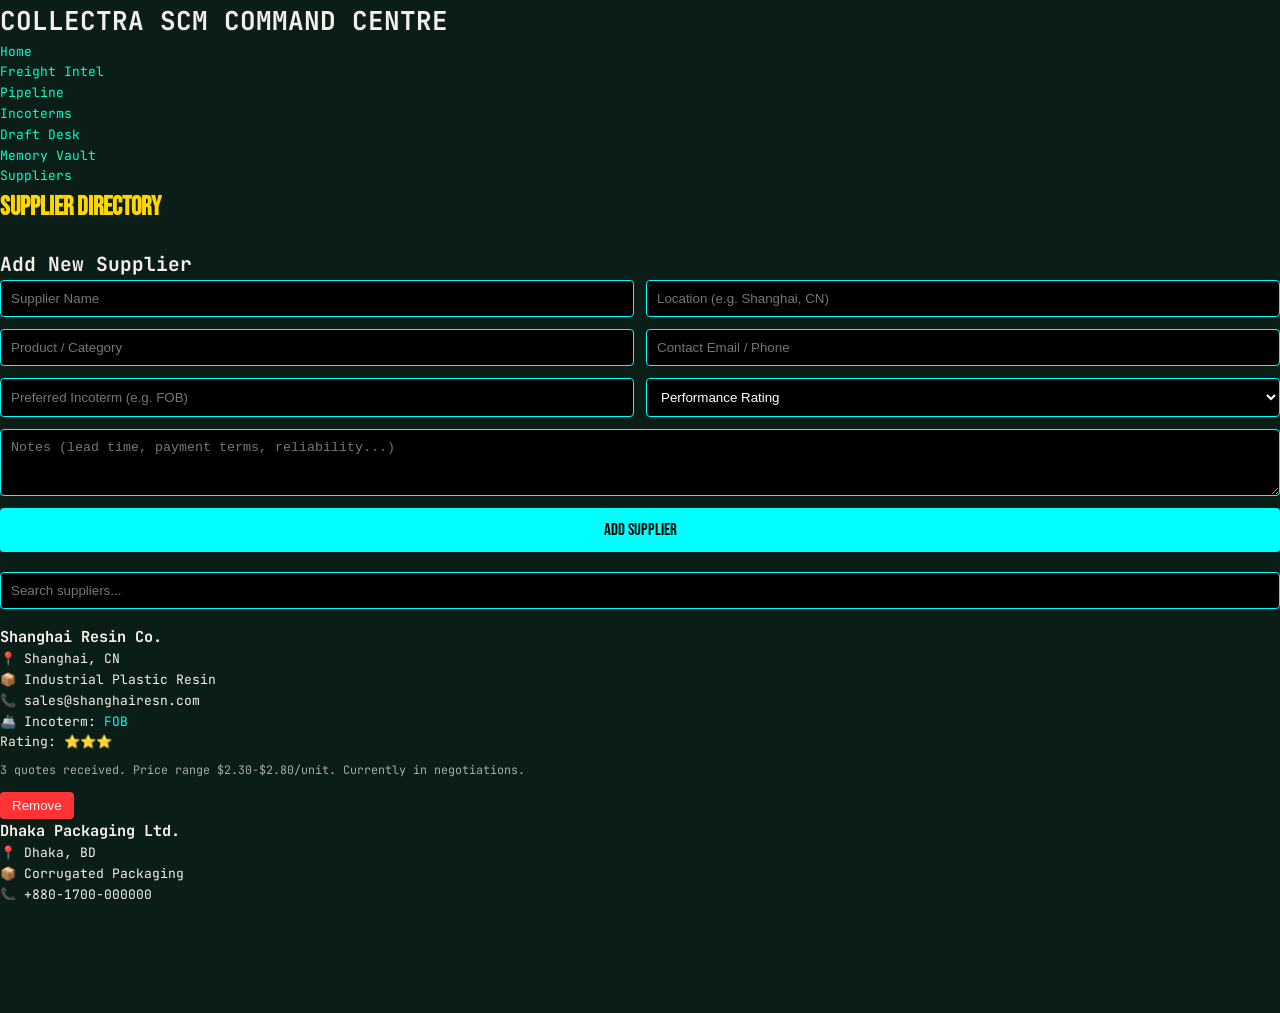
<file: suppliers.html>
<!DOCTYPE html>
<html lang="en">
<head>
    <meta charset="UTF-8">
    <meta name="viewport" content="width=device-width, initial-scale=1.0">
    <title>COLLECTRA SCM COMMAND CENTRE - Suppliers</title>
    <link rel="stylesheet" href="style.css">
    <link href="https://fonts.googleapis.com/css2?family=Bebas+Neue&display=swap" rel="stylesheet">
</head>
<body>
    <header>
        <h1>COLLECTRA SCM COMMAND CENTRE</h1>
        <nav>
            <ul>
                <li><a href="index.html">Home</a></li>
                <li><a href="freight_intel.html">Freight Intel</a></li>
                <li><a href="pipeline.html">Pipeline</a></li>
                <li><a href="incoterms.html">Incoterms</a></li>
                <li><a href="draft_desk.html">Draft Desk</a></li>
                <li><a href="memory_vault.html">Memory Vault</a></li>
                <li><a href="suppliers.html">Suppliers</a></li>
            </ul>
        </nav>
    </header>

    <main>
        <h2 style="font-family:'Bebas Neue',cursive;color:#ffd700;font-size:2em;margin-bottom:20px;">Supplier Directory</h2>

        <div class="card" style="margin-bottom:20px;">
            <h2>Add New Supplier</h2>
            <form id="add-supplier-form" style="display:grid;grid-template-columns:1fr 1fr;gap:12px;">
                <input type="text" id="s-name" placeholder="Supplier Name" required style="padding:10px;background:#000;border:1px solid #00ffff;color:#fff;border-radius:4px;">
                <input type="text" id="s-location" placeholder="Location (e.g. Shanghai, CN)" required style="padding:10px;background:#000;border:1px solid #00ffff;color:#fff;border-radius:4px;">
                <input type="text" id="s-product" placeholder="Product / Category" required style="padding:10px;background:#000;border:1px solid #00ffff;color:#fff;border-radius:4px;">
                <input type="text" id="s-contact" placeholder="Contact Email / Phone" style="padding:10px;background:#000;border:1px solid #00ffff;color:#fff;border-radius:4px;">
                <input type="text" id="s-incoterm" placeholder="Preferred Incoterm (e.g. FOB)" style="padding:10px;background:#000;border:1px solid #00ffff;color:#fff;border-radius:4px;">
                <select id="s-rating" style="padding:10px;background:#000;border:1px solid #00ffff;color:#fff;border-radius:4px;">
                    <option value="">Performance Rating</option>
                    <option value="5">⭐⭐⭐⭐⭐ Excellent</option>
                    <option value="4">⭐⭐⭐⭐ Good</option>
                    <option value="3">⭐⭐⭐ Average</option>
                    <option value="2">⭐⭐ Below Average</option>
                    <option value="1">⭐ Poor</option>
                </select>
                <textarea id="s-notes" placeholder="Notes (lead time, payment terms, reliability...)" rows="3" style="grid-column:1/3;padding:10px;background:#000;border:1px solid #00ffff;color:#fff;border-radius:4px;"></textarea>
                <button type="submit" style="grid-column:1/3;background:#00ffff;color:#000;border:none;padding:12px;border-radius:4px;font-family:'Bebas Neue',cursive;font-size:1.3em;cursor:pointer;">Add Supplier</button>
            </form>
        </div>

        <div style="margin-bottom:16px;">
            <input type="text" id="supplier-search" placeholder="Search suppliers..." oninput="filterSuppliers()" style="width:100%;padding:10px;background:#000;border:1px solid #00ffff;color:#fff;border-radius:4px;box-sizing:border-box;">
        </div>

        <div class="supplier-grid" id="supplier-grid"></div>
    </main>

    <script>
        let suppliers = JSON.parse(localStorage.getItem('suppliers')) || [
            {name:"Shanghai Resin Co.",location:"Shanghai, CN",product:"Industrial Plastic Resin",contact:"sales@shanghairesn.com",incoterm:"FOB",rating:"3",notes:"3 quotes received. Price range $2.30-$2.80/unit. Currently in negotiations."},
            {name:"Dhaka Packaging Ltd.",location:"Dhaka, BD",product:"Corrugated Packaging",contact:"+880-1700-000000",incoterm:"EXW",rating:"4",notes:"Reliable local supplier. 7-day lead time."}
        ];

        function saveSuppliers(){localStorage.setItem('suppliers',JSON.stringify(suppliers));}

        function stars(r){return '⭐'.repeat(parseInt(r)||0);}

        function renderSuppliers(list){
            const grid=document.getElementById('supplier-grid');
            grid.innerHTML='';
            if(!list.length){grid.innerHTML='<p style="color:#666">No suppliers found.</p>';return;}
            list.forEach((s,i)=>{
                grid.innerHTML+=`
                <div class="supplier-card">
                    <h3>${s.name}</h3>
                    <p>📍 ${s.location}</p>
                    <p>📦 ${s.product}</p>
                    <p>📞 ${s.contact||'—'}</p>
                    <p>🚢 Incoterm: <span style="color:#00ffff">${s.incoterm||'—'}</span></p>
                    <p>Rating: ${stars(s.rating)||'Not rated'}</p>
                    <p style="color:#aaa;font-size:0.9em;margin-top:8px;">${s.notes||''}</p>
                    <button onclick="deleteSupplier(${i})" style="margin-top:12px;background:#ff3333;color:#fff;border:none;padding:6px 12px;border-radius:4px;cursor:pointer;">Remove</button>
                </div>`;
            });
        }

        function filterSuppliers(){
            const q=document.getElementById('supplier-search').value.toLowerCase();
            renderSuppliers(suppliers.filter(s=>JSON.stringify(s).toLowerCase().includes(q)));
        }

        function deleteSupplier(i){
            suppliers.splice(i,1);
            saveSuppliers();
            renderSuppliers(suppliers);
        }

        document.getElementById('add-supplier-form').addEventListener('submit',function(e){
            e.preventDefault();
            suppliers.push({
                name:document.getElementById('s-name').value,
                location:document.getElementById('s-location').value,
                product:document.getElementById('s-product').value,
                contact:document.getElementById('s-contact').value,
                incoterm:document.getElementById('s-incoterm').value,
                rating:document.getElementById('s-rating').value,
                notes:document.getElementById('s-notes').value
            });
            saveSuppliers();
            renderSuppliers(suppliers);
            this.reset();
        });

        renderSuppliers(suppliers);
    </script>
</body>
</html>
</file>
<file: style.css>
/* ============================================================
   THE WAREHOUSE — MASTER DESIGN SYSTEM
   collectra-ops-commits/hermes-scm-agent
   ============================================================ */

@import url('https://fonts.googleapis.com/css2?family=Playfair+Display:wght@400;600;700&family=JetBrains+Mono:wght@300;400;500;600&display=swap');

/* ── DESIGN TOKENS ─────────────────────────────────────── */
:root {
  --bg-main:        #0B1D17;
  --bg-panel:       #0E241E;
  --bg-panel-alt:   #0A1912;
  --bg-sidebar:     #071410;
  --border-color:   #1A3A2F;
  --border-active:  #2A5A45;

  --text-primary:   #F4EFEA;
  --text-muted:     #7A9A8F;
  --text-dim:       #3D5A4F;

  --accent-neon:    #00FFCC;
  --accent-warm:    #FFD166;
  --accent-red:     #FF4C4C;
  --accent-blue:    #4CC9F0;

  --panel-radius:   0px;
  --panel-border:   1px solid var(--border-color);

  --font-header:    'Playfair Display', Georgia, serif;
  --font-mono:      'JetBrains Mono', 'Fira Code', monospace;

  --sidebar-width:  220px;
  --topbar-height:  48px;
}

/* ── RESET & BASE ───────────────────────────────────────── */
*, *::before, *::after {
  box-sizing: border-box;
  margin: 0;
  padding: 0;
}

html, body {
  height: 100%;
  background-color: var(--bg-main);
  color: var(--text-primary);
  font-family: var(--font-mono);
  font-size: 13px;
  line-height: 1.6;
  overflow-x: hidden;
}

::selection {
  background: var(--accent-neon);
  color: var(--bg-main);
}

a {
  color: var(--accent-neon);
  text-decoration: none;
}

a:hover {
  text-decoration: underline;
}

/* ── SCROLLBAR ──────────────────────────────────────────── */
::-webkit-scrollbar { width: 4px; height: 4px; }
::-webkit-scrollbar-track { background: var(--bg-main); }
::-webkit-scrollbar-thumb { background: var(--border-active); }
::-webkit-scrollbar-thumb:hover { background: var(--accent-neon); }

/* ── LAYOUT SHELL ───────────────────────────────────────── */
.app-shell {
  display: grid;
  grid-template-columns: var(--sidebar-width) 1fr;
  grid-template-rows: var(--topbar-height) 1fr;
  grid-template-areas:
    "sidebar topbar"
    "sidebar main";
  height: 100vh;
  width: 100vw;
}

/* ── TOPBAR ─────────────────────────────────────────────── */
.topbar {
  grid-area: topbar;
  background: var(--bg-panel);
  border-bottom: var(--panel-border);
  display: flex;
  align-items: center;
  justify-content: space-between;
  padding: 0 20px;
  position: sticky;
  top: 0;
  z-index: 100;
}

.topbar-left {
  display: flex;
  align-items: center;
  gap: 12px;
}

.topbar-breadcrumb {
  font-family: var(--font-mono);
  font-size: 11px;
  color: var(--text-muted);
  letter-spacing: 0.08em;
  text-transform: uppercase;
}

.topbar-breadcrumb span {
  color: var(--accent-neon);
}

.topbar-right {
  display: flex;
  align-items: center;
  gap: 16px;
}

.status-pill {
  display: flex;
  align-items: center;
  gap: 6px;
  font-size: 10px;
  color: var(--text-muted);
  letter-spacing: 0.06em;
  text-transform: uppercase;
}

.status-dot {
  width: 6px;
  height: 6px;
  border-radius: 50%;
  background: var(--accent-neon);
  box-shadow: 0 0 6px var(--accent-neon);
  animation: pulse 2s infinite;
}

.status-dot.offline { background: var(--accent-red); box-shadow: 0 0 6px var(--accent-red); animation: none; }
.status-dot.warn    { background: var(--accent-warm); box-shadow: 0 0 6px var(--accent-warm); }

@keyframes pulse {
  0%, 100% { opacity: 1; }
  50%       { opacity: 0.4; }
}

.topbar-clock {
  font-family: var(--font-mono);
  font-size: 11px;
  color: var(--text-primary);
  letter-spacing: 0.1em;
}

/* ── SIDEBAR ─────────────────────────────────────────────── */
.sidebar {
  grid-area: sidebar;
  background: var(--bg-sidebar);
  border-right: var(--panel-border);
  display: flex;
  flex-direction: column;
  height: 100vh;
  position: sticky;
  top: 0;
  overflow-y: auto;
}

.sidebar-logo {
  padding: 16px;
  border-bottom: var(--panel-border);
  display: flex;
  flex-direction: column;
  gap: 2px;
}

.sidebar-logo-title {
  font-family: var(--font-header);
  font-size: 16px;
  font-weight: 700;
  color: var(--text-primary);
  letter-spacing: 0.02em;
}

.sidebar-logo-sub {
  font-size: 9px;
  color: var(--accent-neon);
  letter-spacing: 0.15em;
  text-transform: uppercase;
}

.sidebar-nav {
  flex: 1;
  padding: 8px 0;
}

.nav-section-label {
  padding: 12px 16px 4px;
  font-size: 9px;
  color: var(--text-dim);
  letter-spacing: 0.15em;
  text-transform: uppercase;
}

.nav-item {
  display: flex;
  align-items: center;
  gap: 10px;
  padding: 9px 16px;
  color: var(--text-muted);
  font-size: 11px;
  letter-spacing: 0.05em;
  text-transform: uppercase;
  cursor: pointer;
  border-left: 2px solid transparent;
  transition: all 0.15s ease;
  text-decoration: none;
}

.nav-item:hover {
  color: var(--text-primary);
  background: var(--bg-panel);
  border-left-color: var(--border-active);
  text-decoration: none;
}

.nav-item.active {
  color: var(--accent-neon);
  background: rgba(0, 255, 204, 0.05);
  border-left-color: var(--accent-neon);
}

.nav-item .nav-icon {
  font-size: 12px;
  width: 16px;
  text-align: center;
  opacity: 0.8;
}

.nav-item .nav-index {
  font-size: 9px;
  color: var(--text-dim);
  margin-left: auto;
}

.sidebar-footer {
  padding: 12px 16px;
  border-top: var(--panel-border);
}

.sidebar-footer-text {
  font-size: 9px;
  color: var(--text-dim);
  letter-spacing: 0.08em;
}

.sidebar-footer-text span {
  color: var(--accent-neon);
}

/* ── MAIN CONTENT AREA ──────────────────────────────────── */
.main-content {
  grid-area: main;
  overflow-y: auto;
  padding: 20px;
  display: flex;
  flex-direction: column;
  gap: 20px;
}

/* ── SECTOR HEADER ──────────────────────────────────────── */
.sector-header {
  display: flex;
  align-items: center;
  justify-content: space-between;
  padding-bottom: 12px;
  border-bottom: var(--panel-border);
  margin-bottom: 4px;
}

.sector-title {
  font-family: var(--font-header);
  font-size: 22px;
  font-weight: 600;
  color: var(--text-primary);
  letter-spacing: 0.01em;
}

.sector-subtitle {
  font-size: 10px;
  color: var(--text-muted);
  letter-spacing: 0.1em;
  text-transform: uppercase;
  margin-top: 2px;
}

.sector-meta {
  display: flex;
  align-items: center;
  gap: 12px;
}

.sector-tag {
  font-size: 9px;
  letter-spacing: 0.12em;
  text-transform: uppercase;
  padding: 3px 8px;
  border: var(--panel-border);
  color: var(--text-muted);
}

.sector-tag.live {
  border-color: var(--accent-neon);
  color: var(--accent-neon);
}

/* ── BENTO GRID ─────────────────────────────────────────── */
.bento-grid {
  display: grid;
  gap: 1px;
  background: var(--border-color);
}

.bento-grid-2 { grid-template-columns: 1fr 1fr; }
.bento-grid-3 { grid-template-columns: 1fr 1fr 1fr; }
.bento-grid-2-1 { grid-template-columns: 2fr 1fr; }
.bento-grid-1-2 { grid-template-columns: 1fr 2fr; }

/* ── PANEL / MODULE BLOCK ───────────────────────────────── */
.panel {
  background: var(--bg-panel);
  border: var(--panel-border);
  display: flex;
  flex-direction: column;
}

.panel-header {
  display: flex;
  align-items: center;
  justify-content: space-between;
  padding: 10px 14px;
  border-bottom: 1px solid var(--border-color);
  background: var(--bg-panel-alt);
}

.panel-title {
  font-size: 10px;
  letter-spacing: 0.12em;
  text-transform: uppercase;
  color: var(--text-muted);
}

.panel-title-accent {
  color: var(--accent-neon);
}

.panel-controls {
  display: flex;
  align-items: center;
  gap: 8px;
}

.panel-body {
  padding: 14px;
  flex: 1;
}

.panel-row {
  display: flex;
  align-items: center;
  justify-content: space-between;
  padding: 7px 0;
  border-bottom: 1px solid var(--border-color);
  font-size: 12px;
}

.panel-row:last-child {
  border-bottom: none;
}

.panel-row-label {
  color: var(--text-muted);
  font-size: 10px;
  letter-spacing: 0.06em;
  text-transform: uppercase;
}

.panel-row-value {
  color: var(--text-primary);
  font-size: 12px;
}

/* ── BUTTONS ────────────────────────────────────────────── */
.btn {
  font-family: var(--font-mono);
  font-size: 10px;
  letter-spacing: 0.1em;
  text-transform: uppercase;
  padding: 6px 14px;
  border: var(--panel-border);
  background: transparent;
  color: var(--text-muted);
  cursor: pointer;
  transition: all 0.15s ease;
}

.btn:hover {
  border-color: var(--text-muted);
  color: var(--text-primary);
}

.btn-primary {
  border-color: var(--accent-neon);
  color: var(--accent-neon);
}

.btn-primary:hover {
  background: var(--accent-neon);
  color: var(--bg-main);
}

.btn-danger {
  border-color: var(--accent-red);
  color: var(--accent-red);
}

.btn-danger:hover {
  background: var(--accent-red);
  color: var(--text-primary);
}

.btn-warn {
  border-color: var(--accent-warm);
  color: var(--accent-warm);
}

/* ── BADGES & TAGS ──────────────────────────────────────── */
.badge {
  display: inline-block;
  font-size: 9px;
  letter-spacing: 0.1em;
  text-transform: uppercase;
  padding: 2px 6px;
  border: 1px solid;
}

.badge-green  { border-color: var(--accent-neon); color: var(--accent-neon); }
.badge-red    { border-color: var(--accent-red);  color: var(--accent-red); }
.badge-warm   { border-color: var(--accent-warm); color: var(--accent-warm); }
.badge-muted  { border-color: var(--border-active); color: var(--text-muted); }
.badge-blue   { border-color: var(--accent-blue); color: var(--accent-blue); }

/* ── DATA TABLE ─────────────────────────────────────────── */
.data-table {
  width: 100%;
  border-collapse: collapse;
}

.data-table th {
  font-size: 9px;
  letter-spacing: 0.12em;
  text-transform: uppercase;
  color: var(--text-dim);
  padding: 8px 10px;
  border-bottom: var(--panel-border);
  text-align: left;
  font-weight: 400;
}

.data-table td {
  font-size: 11px;
  color: var(--text-primary);
  padding: 9px 10px;
  border-bottom: 1px solid var(--border-color);
}

.data-table tr:last-child td {
  border-bottom: none;
}

.data-table tr:hover td {
  background: rgba(0, 255, 204, 0.03);
}

/* ── METRIC DISPLAY ─────────────────────────────────────── */
.metric-large {
  font-family: var(--font-mono);
  font-size: 36px;
  font-weight: 600;
  color: var(--text-primary);
  letter-spacing: -0.02em;
  line-height: 1;
}

.metric-label {
  font-size: 9px;
  color: var(--text-dim);
  letter-spacing: 0.12em;
  text-transform: uppercase;
  margin-top: 4px;
}

.metric-delta {
  font-size: 11px;
  margin-top: 6px;
}

.metric-delta.up   { color: var(--accent-neon); }
.metric-delta.down { color: var(--accent-red); }

/* ── INPUT ──────────────────────────────────────────────── */
.input-field {
  font-family: var(--font-mono);
  font-size: 12px;
  background: var(--bg-main);
  border: var(--panel-border);
  color: var(--text-primary);
  padding: 8px 12px;
  width: 100%;
  outline: none;
  transition: border-color 0.15s;
}

.input-field:focus {
  border-color: var(--accent-neon);
}

.input-field::placeholder {
  color: var(--text-dim);
}

/* ── STUB / PLACEHOLDER ─────────────────────────────────── */
.stub-block {
  background: var(--bg-panel);
  border: 1px dashed var(--border-active);
  display: flex;
  flex-direction: column;
  align-items: center;
  justify-content: center;
  gap: 8px;
  padding: 40px 20px;
  text-align: center;
}

.stub-label {
  font-size: 9px;
  letter-spacing: 0.15em;
  text-transform: uppercase;
  color: var(--text-dim);
}

.stub-title {
  font-family: var(--font-header);
  font-size: 18px;
  color: var(--text-muted);
}

.stub-note {
  font-size: 10px;
  color: var(--text-dim);
  max-width: 280px;
  line-height: 1.8;
}

/* ── UTILITY ────────────────────────────────────────────── */
.flex         { display: flex; }
.flex-col     { flex-direction: column; }
.items-center { align-items: center; }
.justify-between { justify-content: space-between; }
.gap-4        { gap: 4px; }
.gap-8        { gap: 8px; }
.gap-12       { gap: 12px; }
.gap-16       { gap: 16px; }
.gap-20       { gap: 20px; }
.w-full       { width: 100%; }
.text-neon    { color: var(--accent-neon); }
.text-muted   { color: var(--text-muted); }
.text-dim     { color: var(--text-dim); }
.text-warn    { color: var(--accent-warm); }
.text-red     { color: var(--accent-red); }
.font-header  { font-family: var(--font-header); }
.font-mono    { font-family: var(--font-mono); }
.mt-8         { margin-top: 8px; }
.mt-12        { margin-top: 12px; }
.mt-16        { margin-top: 16px; }
.mb-8         { margin-bottom: 8px; }
.mb-12        { margin-bottom: 12px; }
.p-8          { padding: 8px; }
.p-14         { padding: 14px; }
.uppercase    { text-transform: uppercase; }
.tracking-wide { letter-spacing: 0.1em; }
.text-xs      { font-size: 10px; }
.text-sm      { font-size: 11px; }
.text-base    { font-size: 13px; }
.border-b     { border-bottom: var(--panel-border); }
.opacity-50   { opacity: 0.5; }

/* ── RESPONSIVE ─────────────────────────────────────────── */
@media (max-width: 900px) {
  .app-shell {
    grid-template-columns: 1fr;
    grid-template-rows: var(--topbar-height) 1fr;
    grid-template-areas:
      "topbar"
      "main";
  }
  .sidebar { display: none; }
  .bento-grid-2,
  .bento-grid-3,
  .bento-grid-2-1,
  .bento-grid-1-2 {
    grid-template-columns: 1fr;
  }
}
</file>
